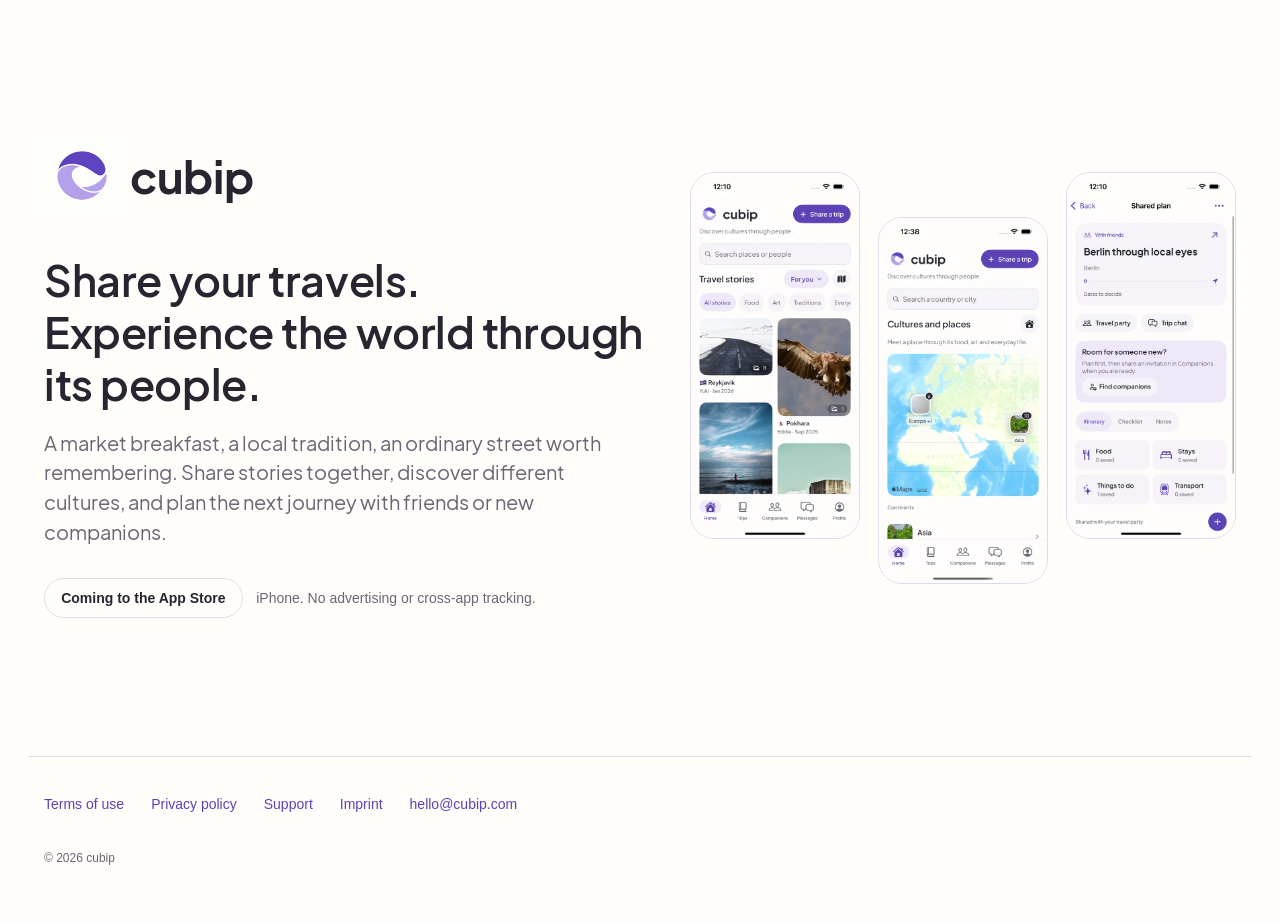
<file: index.html>
<!DOCTYPE html>
<html lang="en">
<head>
  <meta charset="utf-8">
  <meta name="referrer" content="no-referrer">
  <meta http-equiv="Content-Security-Policy" content="default-src 'self'; script-src 'none'; object-src 'none'; base-uri 'none'; form-action 'none'">
  <meta name="viewport" content="width=device-width, initial-scale=1">
  <meta name="robots" content="noindex, nofollow">
  <title>cubip</title>
  <meta name="description" content="Share the trips you have taken and discover what people found in every country and city. An iPhone app.">
  <meta property="og:title" content="cubip">
  <meta property="og:description" content="Share your travels. Experience the world through its people.">
  <meta property="og:image" content="https://cubip.com/images/1-home.webp">
  <link rel="icon" href="/images/icon.webp" type="image/webp">
  <link rel="stylesheet" href="/style.css">
</head>
<body class="home">

  <main class="landing">
    <div class="landing-text">
      <p class="wordmark"><a href="/">cubip</a></p>
      <h1 class="lede">Share your travels. Experience the world through its people.</h1>
      <p class="note">A market breakfast, a local tradition, an ordinary street worth remembering. Share stories together, discover different cultures, and plan the next journey with friends or new companions.</p>
      <p class="store-line">
        <span class="pill">Coming to the App Store</span>
        <span class="muted">iPhone. No advertising or cross-app tracking.</span>
      </p>
    </div>
    <div class="landing-phones">
      <figure class="phone">
        <img src="/images/1-home.webp" alt="The cubip home screen: a wall of photographs from trips people have taken" width="500" height="1087" loading="eager">
      </figure>
      <figure class="phone">
        <img src="/images/2-cultures.webp" alt="Explore cultures and places through the map and shared stories" width="500" height="1087" loading="lazy">
      </figure>
      <figure class="phone">
        <img src="/images/3-planning.webp" alt="A private trip plan with food, stays, activities, transport and companion recruitment" width="500" height="1087" loading="lazy">
      </figure>
    </div>
  </main>

  <footer class="site-footer">
    <ul class="links">
      <li><a href="/terms/">Terms of use</a></li>
      <li><a href="/privacy/">Privacy policy</a></li>
      <li><a href="/support/">Support</a></li>
      <li><a href="/imprint/">Imprint</a></li>
      <li><a href="mailto:hello@cubip.com">hello@cubip.com</a></li>
    </ul>
    <p class="meta">© 2026 cubip</p>
  </footer>

</body>
</html>
</file>
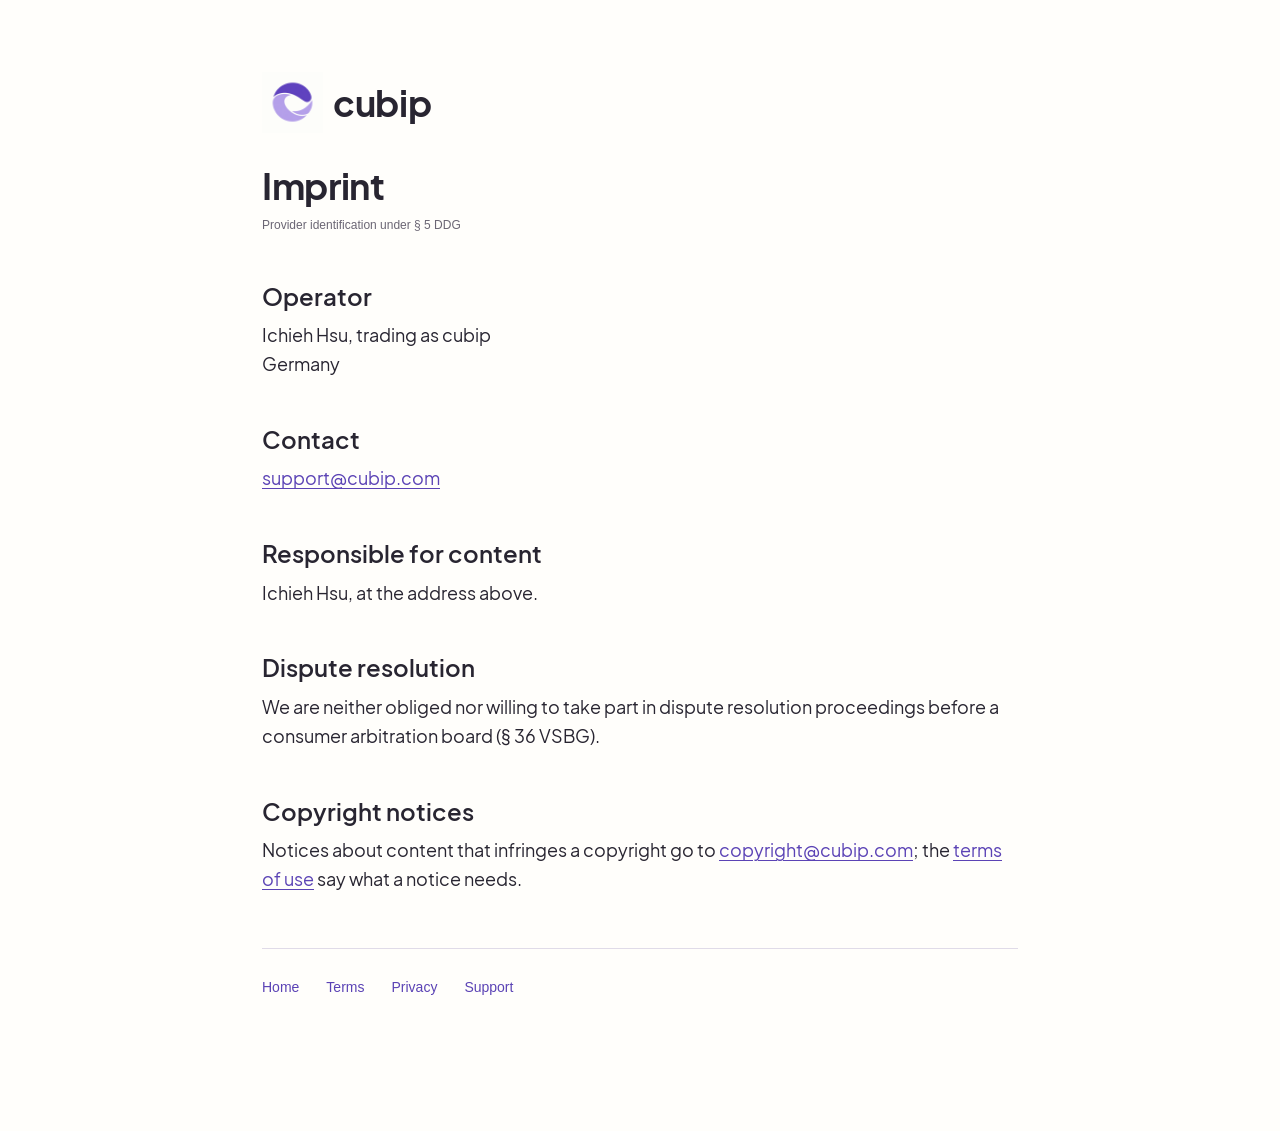
<file: imprint/index.html>
<!DOCTYPE html>
<html lang="en">
<head>
  <meta charset="utf-8">
  <meta name="referrer" content="no-referrer">
  <meta http-equiv="Content-Security-Policy" content="default-src 'self'; script-src 'none'; object-src 'none'; base-uri 'none'; form-action 'none'">
  <meta name="viewport" content="width=device-width, initial-scale=1">
  <meta name="robots" content="noindex, nofollow">
  <title>Imprint — cubip</title>
  <meta name="description" content="Who operates cubip, and how to reach them.">
  <link rel="stylesheet" href="/style.css">
</head>
<body>
  <main>
    <header>
      <p class="wordmark"><a href="/">cubip</a></p>
      <h1>Imprint</h1>
      <p class="meta">Provider identification under § 5 DDG</p>
    </header>

    <h2>Operator</h2>
    <p>Ichieh Hsu, trading as cubip<br>Germany</p>

    <h2>Contact</h2>
    <p><a href="mailto:support@cubip.com">support@cubip.com</a></p>

    <h2>Responsible for content</h2>
    <p>Ichieh Hsu, at the address above.</p>

    <h2>Dispute resolution</h2>
    <p>We are neither obliged nor willing to take part in dispute resolution proceedings before a consumer arbitration board (§ 36 VSBG).</p>

    <h2>Copyright notices</h2>
    <p>Notices about content that infringes a copyright go to <a href="mailto:copyright@cubip.com">copyright@cubip.com</a>; the <a href="/terms/#copyright">terms of use</a> say what a notice needs.</p>

    <hr>
    <footer>
      <ul class="links">
        <li><a href="/">Home</a></li>
        <li><a href="/terms/">Terms</a></li>
        <li><a href="/privacy/">Privacy</a></li>
        <li><a href="/support/">Support</a></li>
      </ul>
    </footer>
  </main>
</body>
</html>
</file>
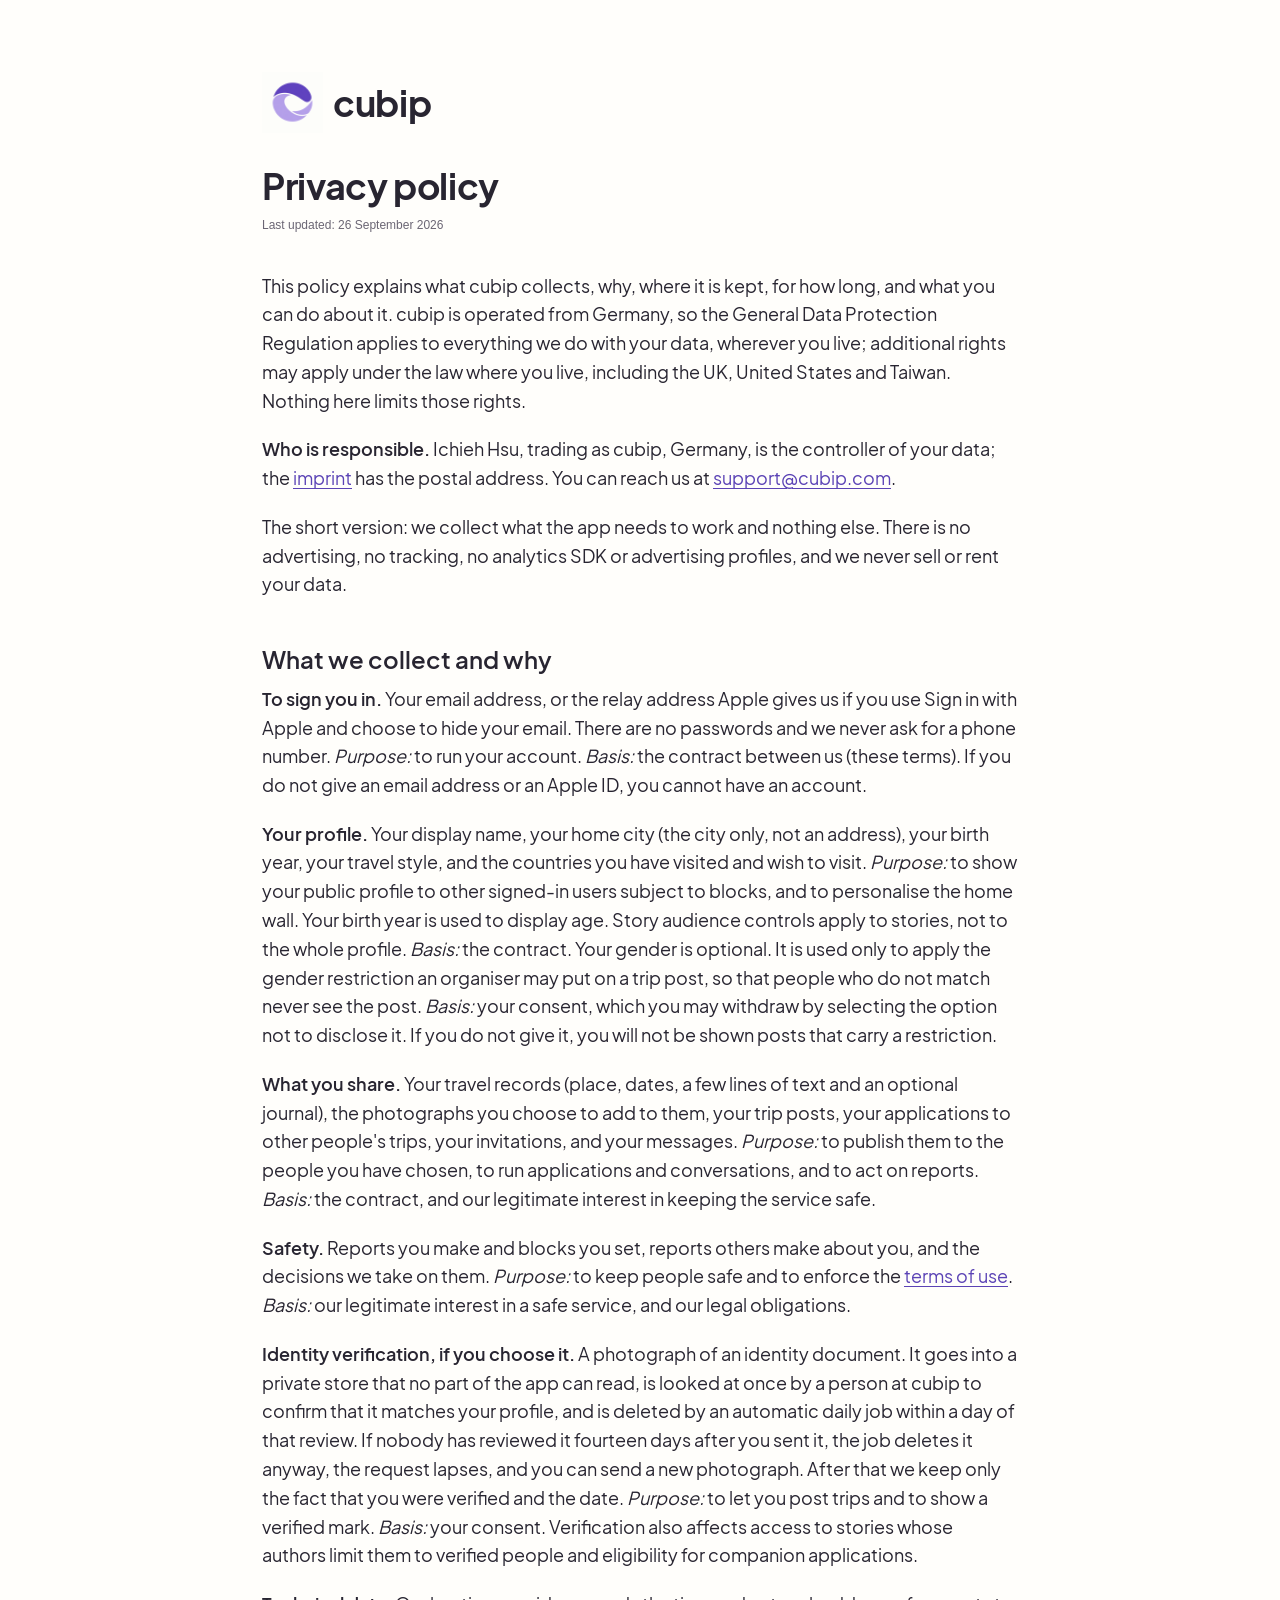
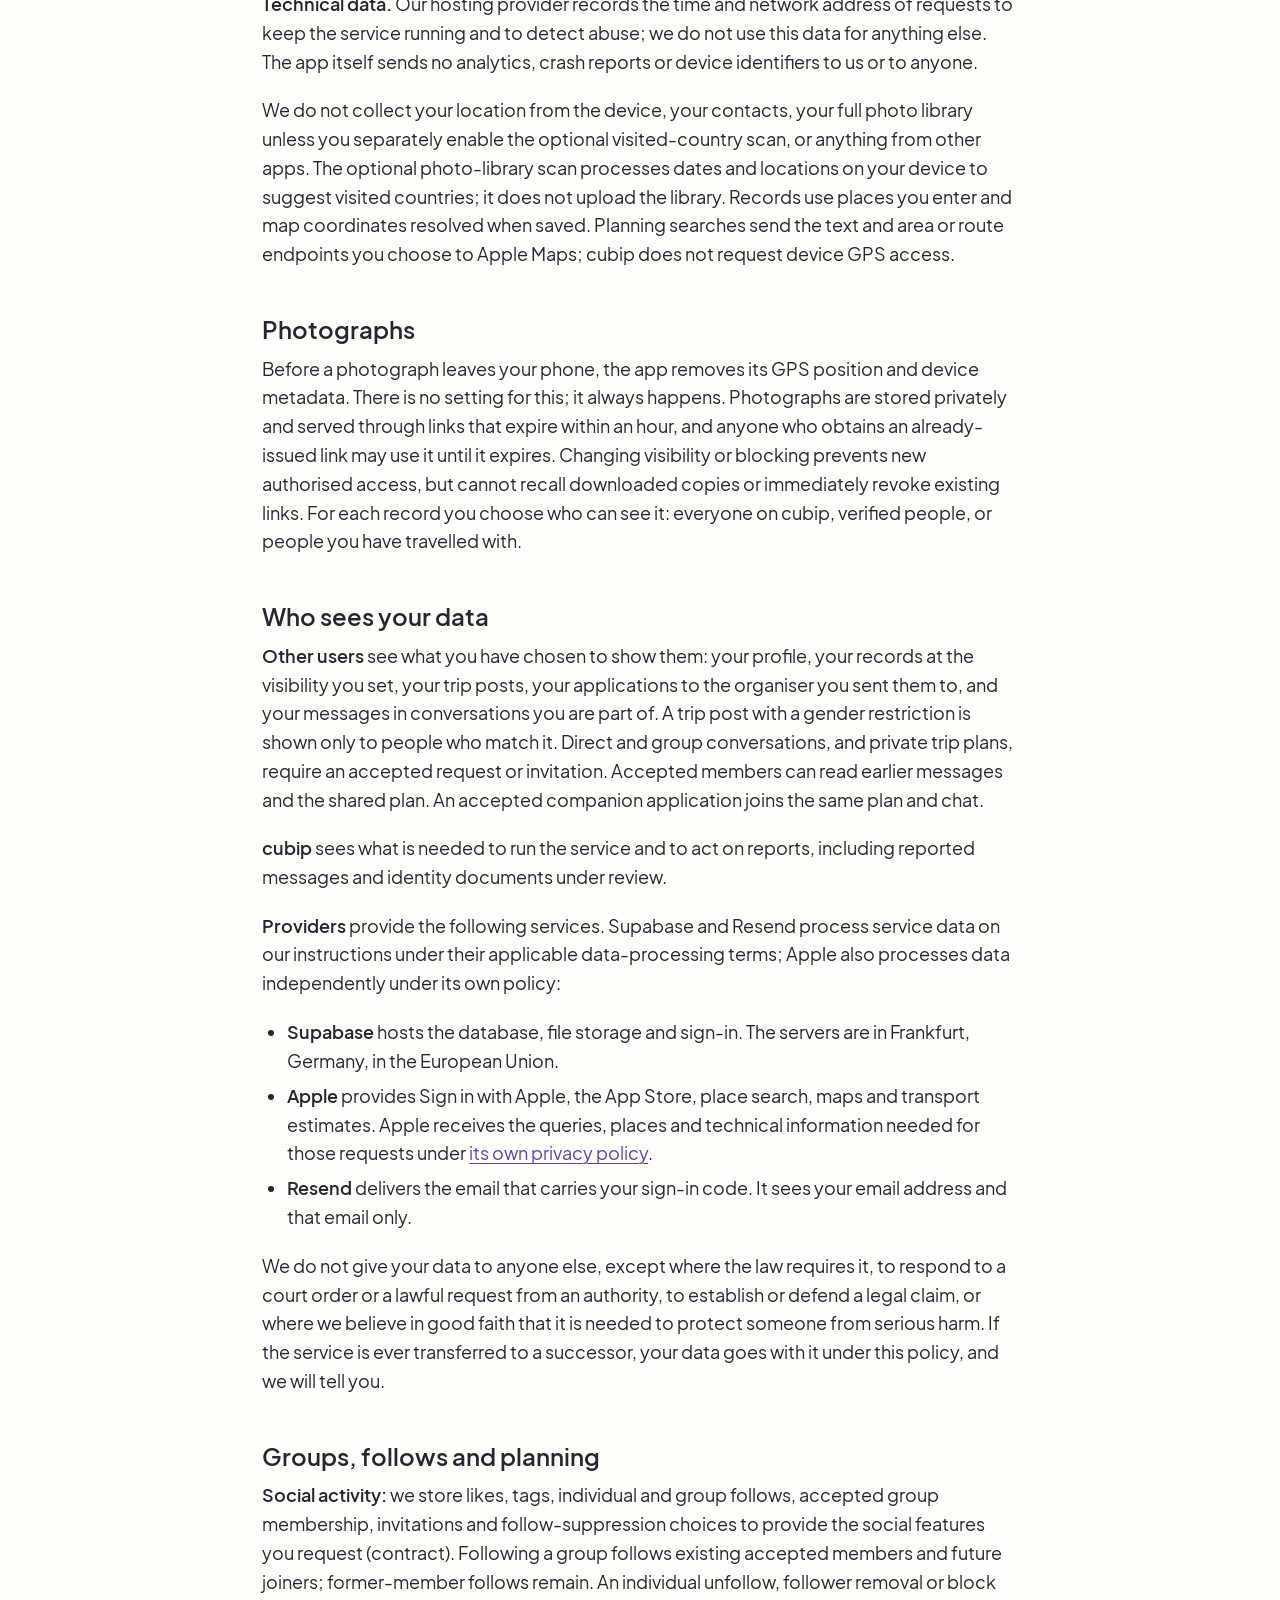
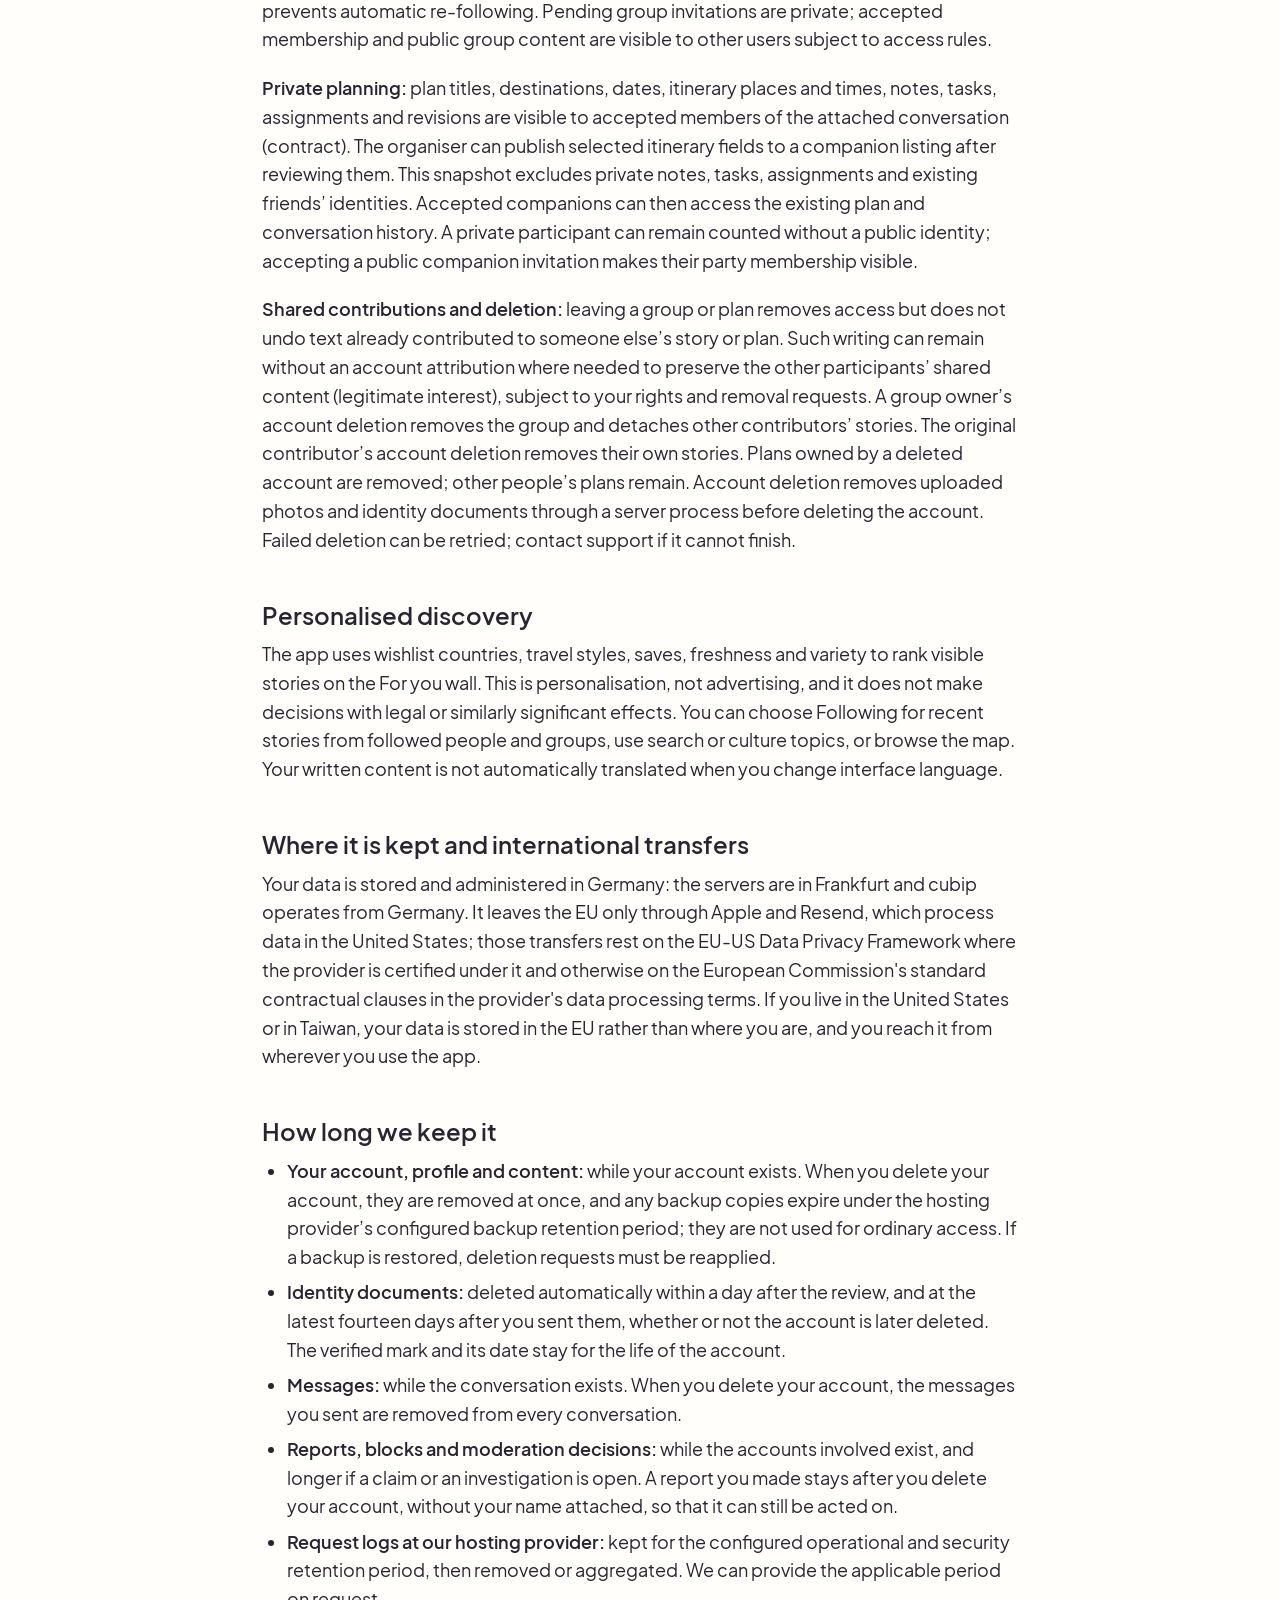
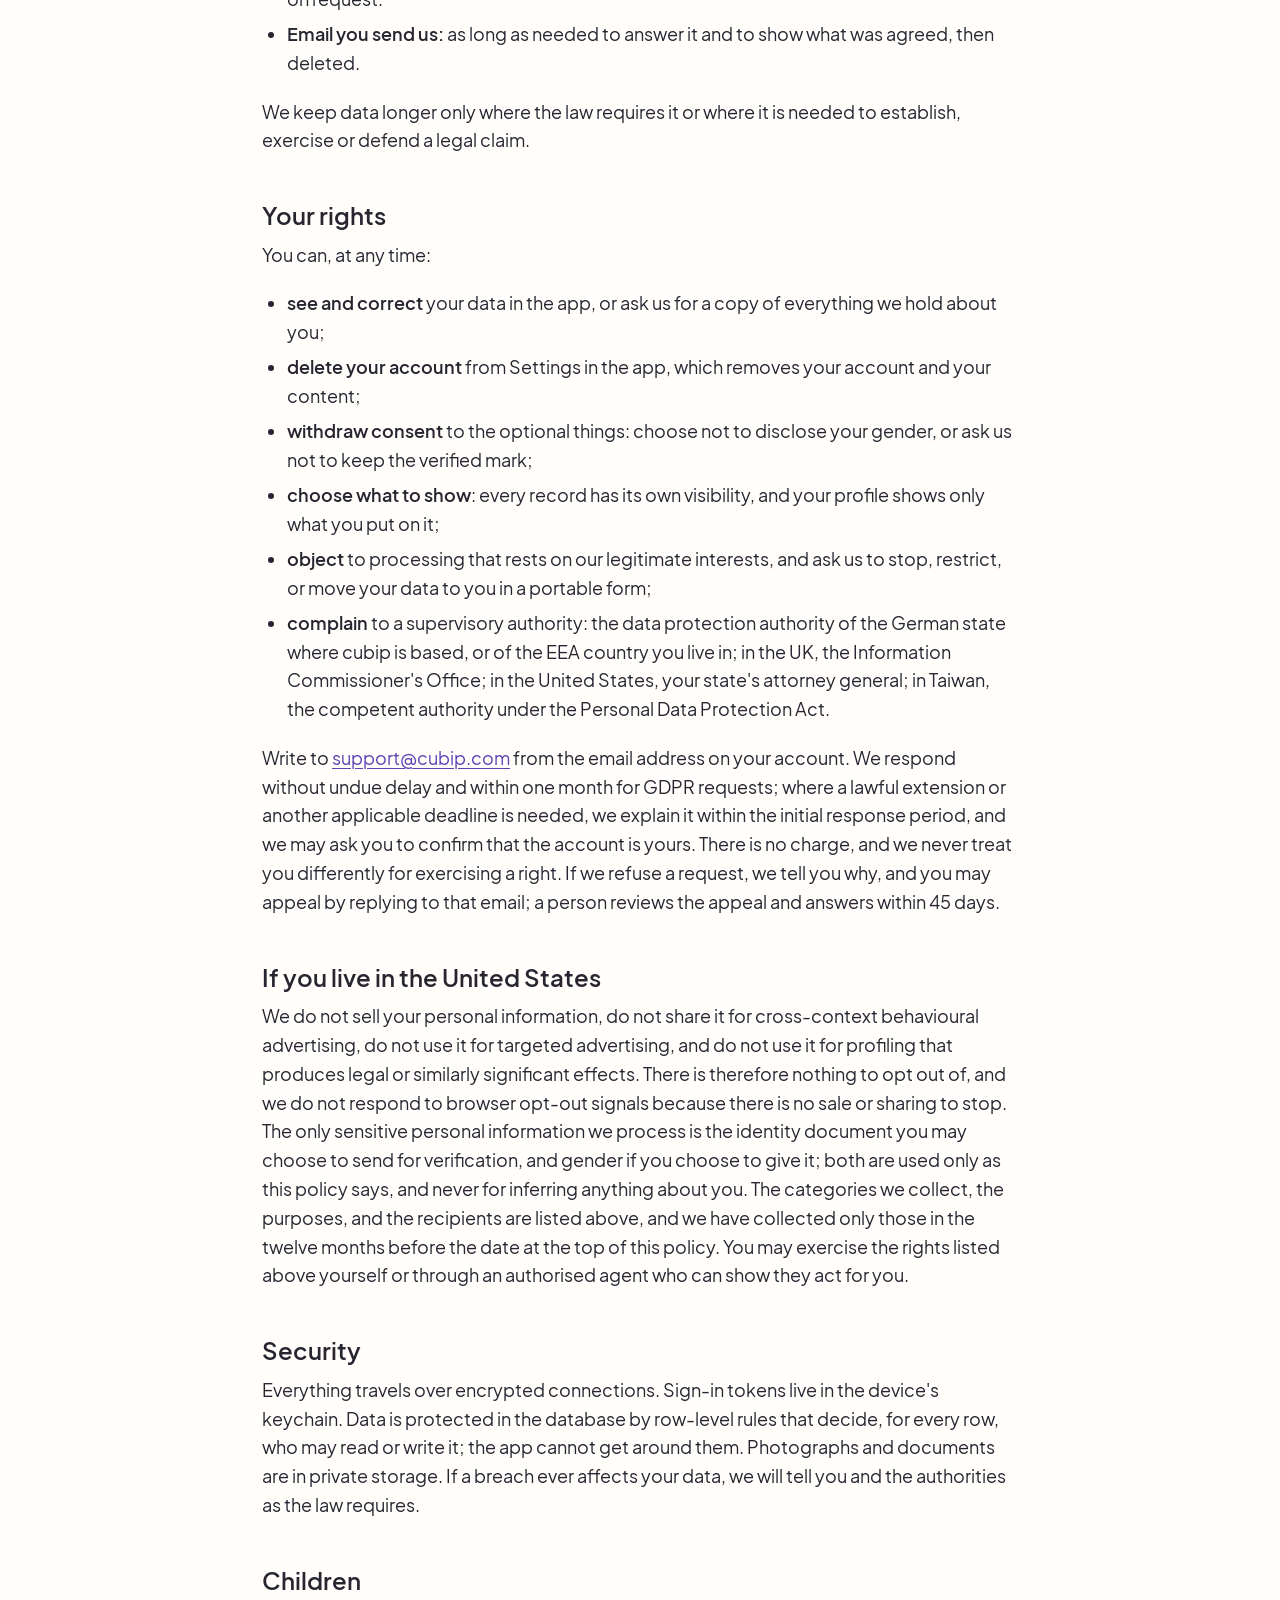
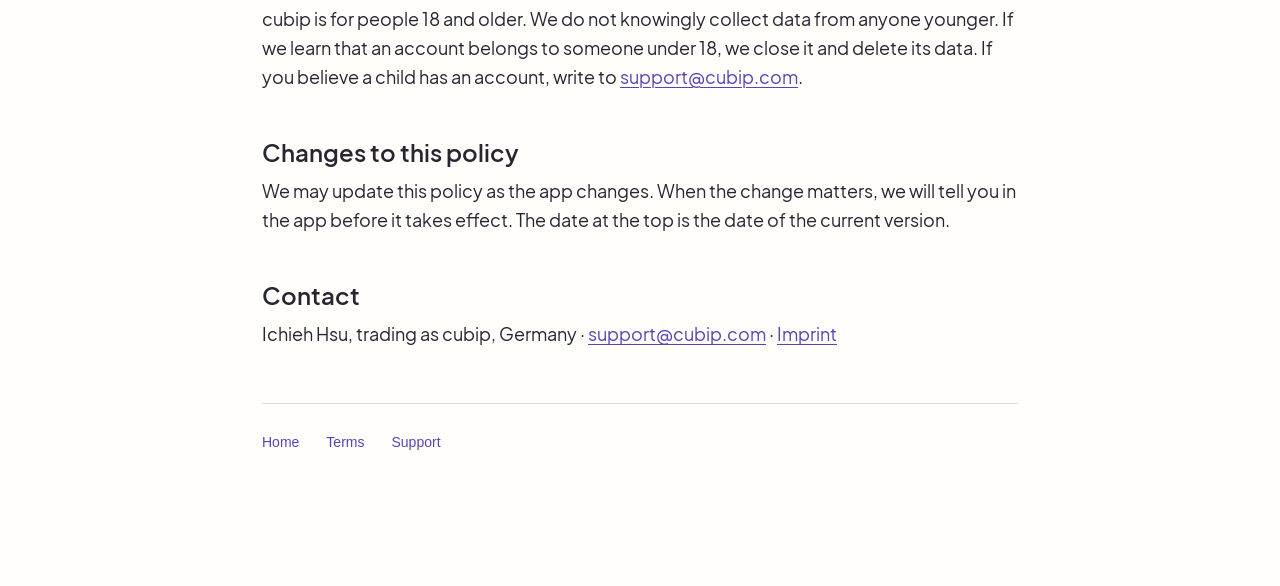
<file: privacy/index.html>
<!DOCTYPE html>
<!-- Pending legal review. Not yet read by a lawyer. -->
<html lang="en">
<head>
  <meta charset="utf-8">
  <meta name="referrer" content="no-referrer">
  <meta http-equiv="Content-Security-Policy" content="default-src 'self'; script-src 'none'; object-src 'none'; base-uri 'none'; form-action 'none'">
  <meta name="viewport" content="width=device-width, initial-scale=1">
  <meta name="robots" content="noindex, nofollow">
  <title>Privacy policy — cubip</title>
  <meta name="description" content="What cubip collects, why, where it is kept, how long, and what you can do about it.">
  <link rel="stylesheet" href="/style.css">
</head>
<body>
  <main>
    <header>
      <p class="wordmark"><a href="/">cubip</a></p>
      <h1>Privacy policy</h1>
      <p class="meta">Last updated: 26 September 2026</p>
    </header>

    <p>This policy explains what cubip collects, why, where it is kept, for how long, and what you can do about it. cubip is operated from Germany, so the General Data Protection Regulation applies to everything we do with your data, wherever you live; additional rights may apply under the law where you live, including the UK, United States and Taiwan. Nothing here limits those rights.</p>
    <p><strong>Who is responsible.</strong> Ichieh Hsu, trading as cubip, Germany, is the controller of your data; the <a href="/imprint/">imprint</a> has the postal address. You can reach us at <a href="mailto:support@cubip.com">support@cubip.com</a>.</p>
    <p>The short version: we collect what the app needs to work and nothing else. There is no advertising, no tracking, no analytics SDK or advertising profiles, and we never sell or rent your data.</p>

    <h2 id="what">What we collect and why</h2>
    <p><strong>To sign you in.</strong> Your email address, or the relay address Apple gives us if you use Sign in with Apple and choose to hide your email. There are no passwords and we never ask for a phone number. <em>Purpose:</em> to run your account. <em>Basis:</em> the contract between us (these terms). If you do not give an email address or an Apple ID, you cannot have an account.</p>
    <p><strong>Your profile.</strong> Your display name, your home city (the city only, not an address), your birth year, your travel style, and the countries you have visited and wish to visit. <em>Purpose:</em> to show your public profile to other signed-in users subject to blocks, and to personalise the home wall. Your birth year is used to display age. Story audience controls apply to stories, not to the whole profile. <em>Basis:</em> the contract. Your gender is optional. It is used only to apply the gender restriction an organiser may put on a trip post, so that people who do not match never see the post. <em>Basis:</em> your consent, which you may withdraw by selecting the option not to disclose it. If you do not give it, you will not be shown posts that carry a restriction.</p>
    <p><strong>What you share.</strong> Your travel records (place, dates, a few lines of text and an optional journal), the photographs you choose to add to them, your trip posts, your applications to other people's trips, your invitations, and your messages. <em>Purpose:</em> to publish them to the people you have chosen, to run applications and conversations, and to act on reports. <em>Basis:</em> the contract, and our legitimate interest in keeping the service safe.</p>
    <p><strong>Safety.</strong> Reports you make and blocks you set, reports others make about you, and the decisions we take on them. <em>Purpose:</em> to keep people safe and to enforce the <a href="/terms/">terms of use</a>. <em>Basis:</em> our legitimate interest in a safe service, and our legal obligations.</p>
    <p><strong>Identity verification, if you choose it.</strong> A photograph of an identity document. It goes into a private store that no part of the app can read, is looked at once by a person at cubip to confirm that it matches your profile, and is deleted by an automatic daily job within a day of that review. If nobody has reviewed it fourteen days after you sent it, the job deletes it anyway, the request lapses, and you can send a new photograph. After that we keep only the fact that you were verified and the date. <em>Purpose:</em> to let you post trips and to show a verified mark. <em>Basis:</em> your consent. Verification also affects access to stories whose authors limit them to verified people and eligibility for companion applications.</p>
    <p><strong>Technical data.</strong> Our hosting provider records the time and network address of requests to keep the service running and to detect abuse; we do not use this data for anything else. The app itself sends no analytics, crash reports or device identifiers to us or to anyone.</p>
    <p>We do not collect your location from the device, your contacts, your full photo library unless you separately enable the optional visited-country scan, or anything from other apps. The optional photo-library scan processes dates and locations on your device to suggest visited countries; it does not upload the library. Records use places you enter and map coordinates resolved when saved. Planning searches send the text and area or route endpoints you choose to Apple Maps; cubip does not request device GPS access.</p>

    <h2 id="photos">Photographs</h2>
    <p>Before a photograph leaves your phone, the app removes its GPS position and device metadata. There is no setting for this; it always happens. Photographs are stored privately and served through links that expire within an hour, and anyone who obtains an already-issued link may use it until it expires. Changing visibility or blocking prevents new authorised access, but cannot recall downloaded copies or immediately revoke existing links. For each record you choose who can see it: everyone on cubip, verified people, or people you have travelled with.</p>

    <h2 id="who-sees">Who sees your data</h2>
    <p><strong>Other users</strong> see what you have chosen to show them: your profile, your records at the visibility you set, your trip posts, your applications to the organiser you sent them to, and your messages in conversations you are part of. A trip post with a gender restriction is shown only to people who match it. Direct and group conversations, and private trip plans, require an accepted request or invitation. Accepted members can read earlier messages and the shared plan. An accepted companion application joins the same plan and chat.</p>
    <p><strong>cubip</strong> sees what is needed to run the service and to act on reports, including reported messages and identity documents under review.</p>
    <p><strong>Providers</strong> provide the following services. Supabase and Resend process service data on our instructions under their applicable data-processing terms; Apple also processes data independently under its own policy:</p>
    <ul>
      <li><strong>Supabase</strong> hosts the database, file storage and sign-in. The servers are in Frankfurt, Germany, in the European Union.</li>
      <li><strong>Apple</strong> provides Sign in with Apple, the App Store, place search, maps and transport estimates. Apple receives the queries, places and technical information needed for those requests under <a href="https://www.apple.com/legal/privacy/">its own privacy policy</a>.</li>
      <li><strong>Resend</strong> delivers the email that carries your sign-in code. It sees your email address and that email only.</li>
    </ul>
    <p>We do not give your data to anyone else, except where the law requires it, to respond to a court order or a lawful request from an authority, to establish or defend a legal claim, or where we believe in good faith that it is needed to protect someone from serious harm. If the service is ever transferred to a successor, your data goes with it under this policy, and we will tell you.</p>

    <h2 id="social-planning">Groups, follows and planning</h2>
    <p><strong>Social activity:</strong> we store likes, tags, individual and group follows, accepted group membership, invitations and follow-suppression choices to provide the social features you request (contract). Following a group follows existing accepted members and future joiners; former-member follows remain. An individual unfollow, follower removal or block prevents automatic re-following. Pending group invitations are private; accepted membership and public group content are visible to other users subject to access rules.</p>
    <p><strong>Private planning:</strong> plan titles, destinations, dates, itinerary places and times, notes, tasks, assignments and revisions are visible to accepted members of the attached conversation (contract). The organiser can publish selected itinerary fields to a companion listing after reviewing them. This snapshot excludes private notes, tasks, assignments and existing friends’ identities. Accepted companions can then access the existing plan and conversation history. A private participant can remain counted without a public identity; accepting a public companion invitation makes their party membership visible.</p>
    <p><strong>Shared contributions and deletion:</strong> leaving a group or plan removes access but does not undo text already contributed to someone else’s story or plan. Such writing can remain without an account attribution where needed to preserve the other participants’ shared content (legitimate interest), subject to your rights and removal requests. A group owner’s account deletion removes the group and detaches other contributors’ stories. The original contributor’s account deletion removes their own stories. Plans owned by a deleted account are removed; other people’s plans remain. Account deletion removes uploaded photos and identity documents through a server process before deleting the account. Failed deletion can be retried; contact support if it cannot finish.</p>

    <h2 id="recommendations">Personalised discovery</h2>
    <p>The app uses wishlist countries, travel styles, saves, freshness and variety to rank visible stories on the For you wall. This is personalisation, not advertising, and it does not make decisions with legal or similarly significant effects. You can choose Following for recent stories from followed people and groups, use search or culture topics, or browse the map. Your written content is not automatically translated when you change interface language.</p>

    <h2 id="where">Where it is kept and international transfers</h2>
    <p>Your data is stored and administered in Germany: the servers are in Frankfurt and cubip operates from Germany. It leaves the EU only through Apple and Resend, which process data in the United States; those transfers rest on the EU-US Data Privacy Framework where the provider is certified under it and otherwise on the European Commission's standard contractual clauses in the provider's data processing terms. If you live in the United States or in Taiwan, your data is stored in the EU rather than where you are, and you reach it from wherever you use the app.</p>

    <h2 id="how-long">How long we keep it</h2>
    <ul>
      <li><strong>Your account, profile and content:</strong> while your account exists. When you delete your account, they are removed at once, and any backup copies expire under the hosting provider’s configured backup retention period; they are not used for ordinary access. If a backup is restored, deletion requests must be reapplied.</li>
      <li><strong>Identity documents:</strong> deleted automatically within a day after the review, and at the latest fourteen days after you sent them, whether or not the account is later deleted. The verified mark and its date stay for the life of the account.</li>
      <li><strong>Messages:</strong> while the conversation exists. When you delete your account, the messages you sent are removed from every conversation.</li>
      <li><strong>Reports, blocks and moderation decisions:</strong> while the accounts involved exist, and longer if a claim or an investigation is open. A report you made stays after you delete your account, without your name attached, so that it can still be acted on.</li>
      <li><strong>Request logs at our hosting provider:</strong> kept for the configured operational and security retention period, then removed or aggregated. We can provide the applicable period on request.</li>
      <li><strong>Email you send us:</strong> as long as needed to answer it and to show what was agreed, then deleted.</li>
    </ul>
    <p>We keep data longer only where the law requires it or where it is needed to establish, exercise or defend a legal claim.</p>

    <h2 id="rights">Your rights</h2>
    <p>You can, at any time:</p>
    <ul>
      <li><strong>see and correct</strong> your data in the app, or ask us for a copy of everything we hold about you;</li>
      <li><strong>delete your account</strong> from Settings in the app, which removes your account and your content;</li>
      <li><strong>withdraw consent</strong> to the optional things: choose not to disclose your gender, or ask us not to keep the verified mark;</li>
      <li><strong>choose what to show</strong>: every record has its own visibility, and your profile shows only what you put on it;</li>
      <li><strong>object</strong> to processing that rests on our legitimate interests, and ask us to stop, restrict, or move your data to you in a portable form;</li>
      <li><strong>complain</strong> to a supervisory authority: the data protection authority of the German state where cubip is based, or of the EEA country you live in; in the UK, the Information Commissioner's Office; in the United States, your state's attorney general; in Taiwan, the competent authority under the Personal Data Protection Act.</li>
    </ul>
    <p>Write to <a href="mailto:support@cubip.com">support@cubip.com</a> from the email address on your account. We respond without undue delay and within one month for GDPR requests; where a lawful extension or another applicable deadline is needed, we explain it within the initial response period, and we may ask you to confirm that the account is yours. There is no charge, and we never treat you differently for exercising a right. If we refuse a request, we tell you why, and you may appeal by replying to that email; a person reviews the appeal and answers within 45 days.</p>

    <h2 id="us">If you live in the United States</h2>
    <p>We do not sell your personal information, do not share it for cross-context behavioural advertising, do not use it for targeted advertising, and do not use it for profiling that produces legal or similarly significant effects. There is therefore nothing to opt out of, and we do not respond to browser opt-out signals because there is no sale or sharing to stop. The only sensitive personal information we process is the identity document you may choose to send for verification, and gender if you choose to give it; both are used only as this policy says, and never for inferring anything about you. The categories we collect, the purposes, and the recipients are listed above, and we have collected only those in the twelve months before the date at the top of this policy. You may exercise the rights listed above yourself or through an authorised agent who can show they act for you.</p>

    <h2 id="security">Security</h2>
    <p>Everything travels over encrypted connections. Sign-in tokens live in the device's keychain. Data is protected in the database by row-level rules that decide, for every row, who may read or write it; the app cannot get around them. Photographs and documents are in private storage. If a breach ever affects your data, we will tell you and the authorities as the law requires.</p>

    <h2 id="children">Children</h2>
    <p>cubip is for people 18 and older. We do not knowingly collect data from anyone younger. If we learn that an account belongs to someone under 18, we close it and delete its data. If you believe a child has an account, write to <a href="mailto:support@cubip.com">support@cubip.com</a>.</p>

    <h2 id="changes">Changes to this policy</h2>
    <p>We may update this policy as the app changes. When the change matters, we will tell you in the app before it takes effect. The date at the top is the date of the current version.</p>

    <h2 id="contact">Contact</h2>
    <p>Ichieh Hsu, trading as cubip, Germany · <a href="mailto:support@cubip.com">support@cubip.com</a> · <a href="/imprint/">Imprint</a></p>

    <hr>
    <footer>
      <ul class="links">
        <li><a href="/">Home</a></li>
        <li><a href="/terms/">Terms</a></li>
        <li><a href="/support/">Support</a></li>
      </ul>
    </footer>
  </main>
</body>
</html>
</file>
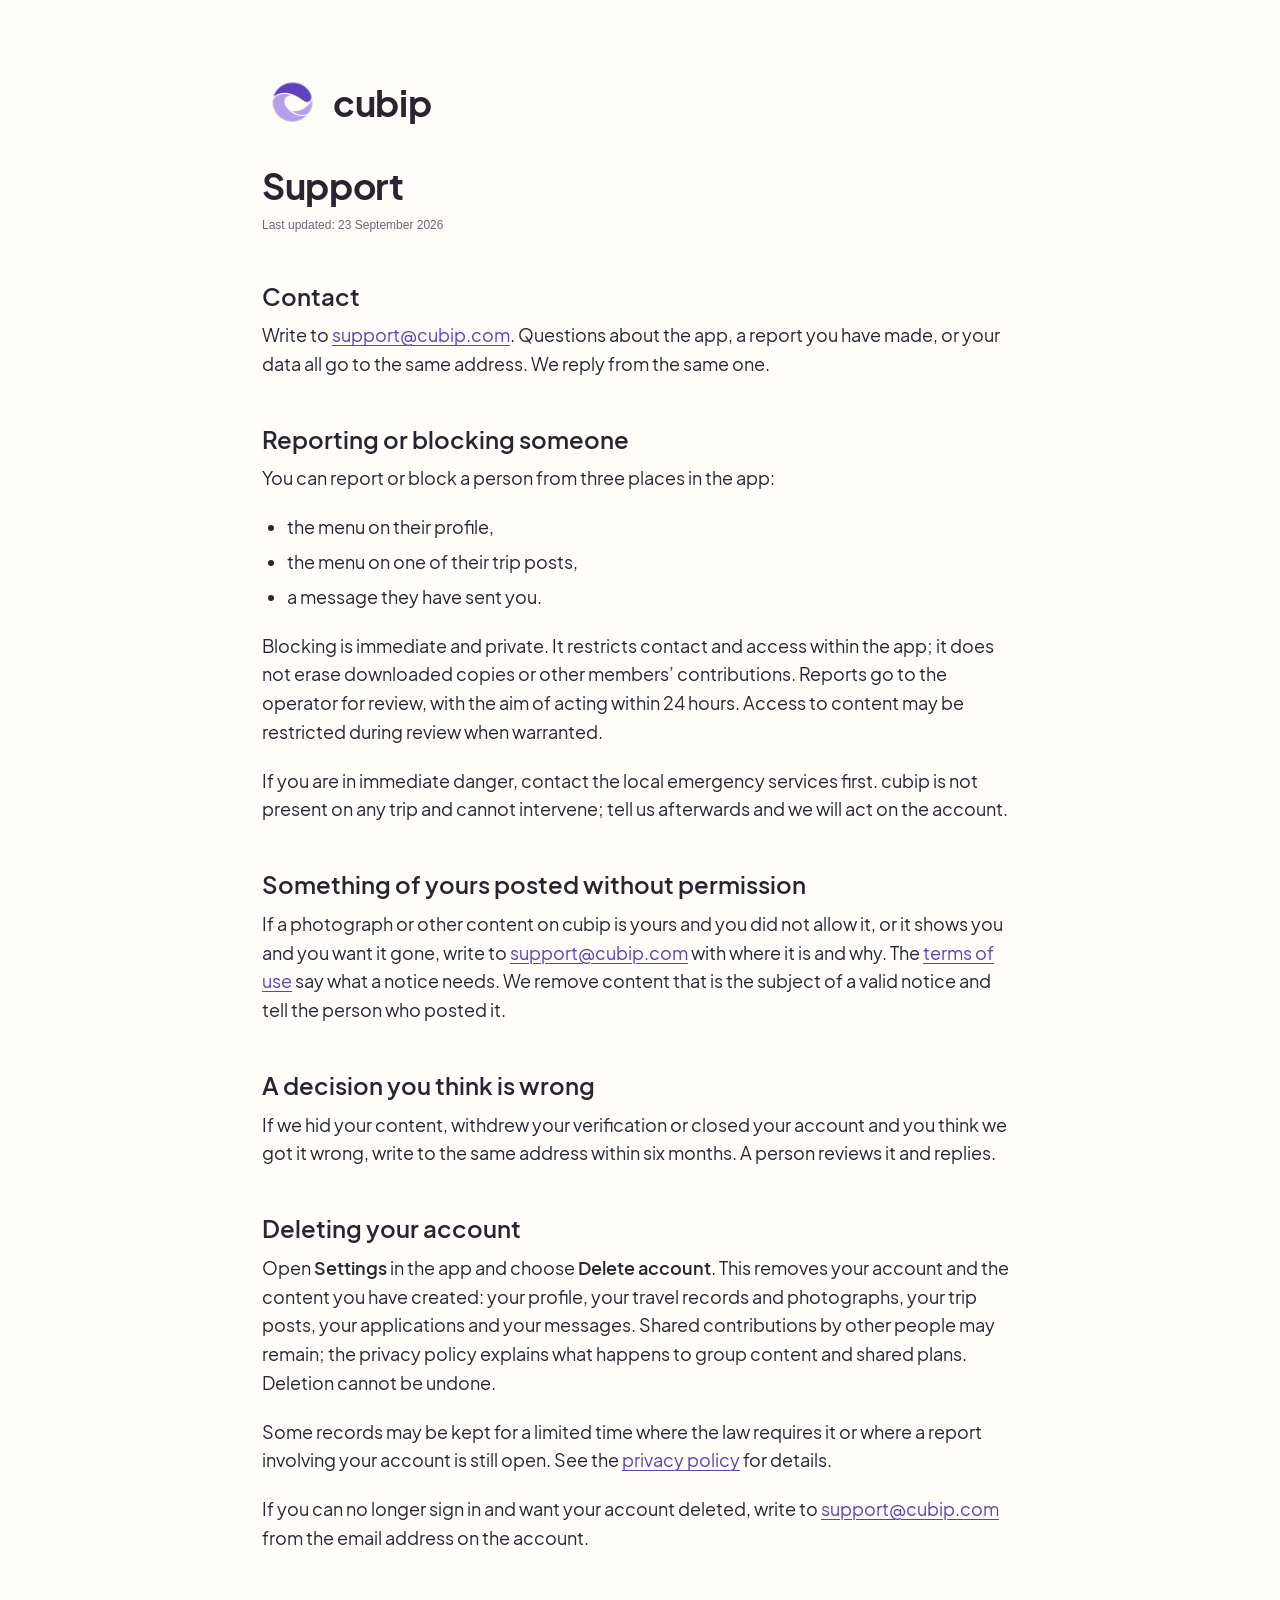
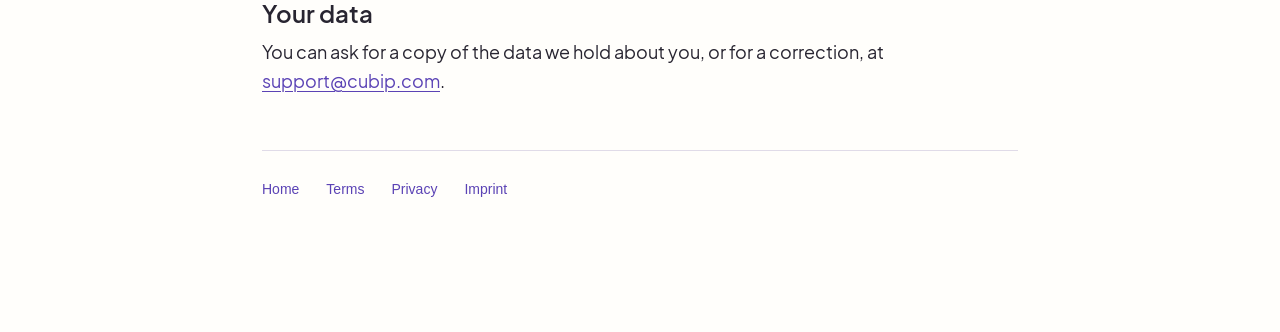
<file: support/index.html>
<!DOCTYPE html>
<html lang="en">
<head>
  <meta charset="utf-8">
  <meta name="referrer" content="no-referrer">
  <meta http-equiv="Content-Security-Policy" content="default-src 'self'; script-src 'none'; object-src 'none'; base-uri 'none'; form-action 'none'">
  <meta name="viewport" content="width=device-width, initial-scale=1">
  <meta name="robots" content="noindex, nofollow">
  <title>Support — cubip</title>
  <meta name="description" content="How to reach cubip, how to report or block someone, and how to delete your account.">
  <link rel="stylesheet" href="/style.css">
</head>
<body>
  <main>
    <header>
      <p class="wordmark"><a href="/">cubip</a></p>
      <h1>Support</h1>
      <p class="meta">Last updated: 23 September 2026</p>
    </header>

    <h2>Contact</h2>
    <p>Write to <a href="mailto:support@cubip.com">support@cubip.com</a>. Questions about the app, a report you have made, or your data all go to the same address. We reply from the same one.</p>

    <h2>Reporting or blocking someone</h2>
    <p>You can report or block a person from three places in the app:</p>
    <ul>
      <li>the menu on their profile,</li>
      <li>the menu on one of their trip posts,</li>
      <li>a message they have sent you.</li>
    </ul>
    <p>Blocking is immediate and private. It restricts contact and access within the app; it does not erase downloaded copies or other members’ contributions. Reports go to the operator for review, with the aim of acting within 24 hours. Access to content may be restricted during review when warranted.</p>
    <p>If you are in immediate danger, contact the local emergency services first. cubip is not present on any trip and cannot intervene; tell us afterwards and we will act on the account.</p>

    <h2>Something of yours posted without permission</h2>
    <p>If a photograph or other content on cubip is yours and you did not allow it, or it shows you and you want it gone, write to <a href="mailto:support@cubip.com">support@cubip.com</a> with where it is and why. The <a href="/terms/#copyright">terms of use</a> say what a notice needs. We remove content that is the subject of a valid notice and tell the person who posted it.</p>

    <h2>A decision you think is wrong</h2>
    <p>If we hid your content, withdrew your verification or closed your account and you think we got it wrong, write to the same address within six months. A person reviews it and replies.</p>

    <h2>Deleting your account</h2>
    <p>Open <strong>Settings</strong> in the app and choose <strong>Delete account</strong>. This removes your account and the content you have created: your profile, your travel records and photographs, your trip posts, your applications and your messages. Shared contributions by other people may remain; the privacy policy explains what happens to group content and shared plans. Deletion cannot be undone.</p>
    <p>Some records may be kept for a limited time where the law requires it or where a report involving your account is still open. See the <a href="/privacy/">privacy policy</a> for details.</p>
    <p>If you can no longer sign in and want your account deleted, write to <a href="mailto:support@cubip.com">support@cubip.com</a> from the email address on the account.</p>

    <h2>Your data</h2>
    <p>You can ask for a copy of the data we hold about you, or for a correction, at <a href="mailto:support@cubip.com">support@cubip.com</a>.</p>

    <hr>
    <footer>
      <ul class="links">
        <li><a href="/">Home</a></li>
        <li><a href="/terms/">Terms</a></li>
        <li><a href="/privacy/">Privacy</a></li>
        <li><a href="/imprint/">Imprint</a></li>
      </ul>
    </footer>
  </main>
</body>
</html>
</file>
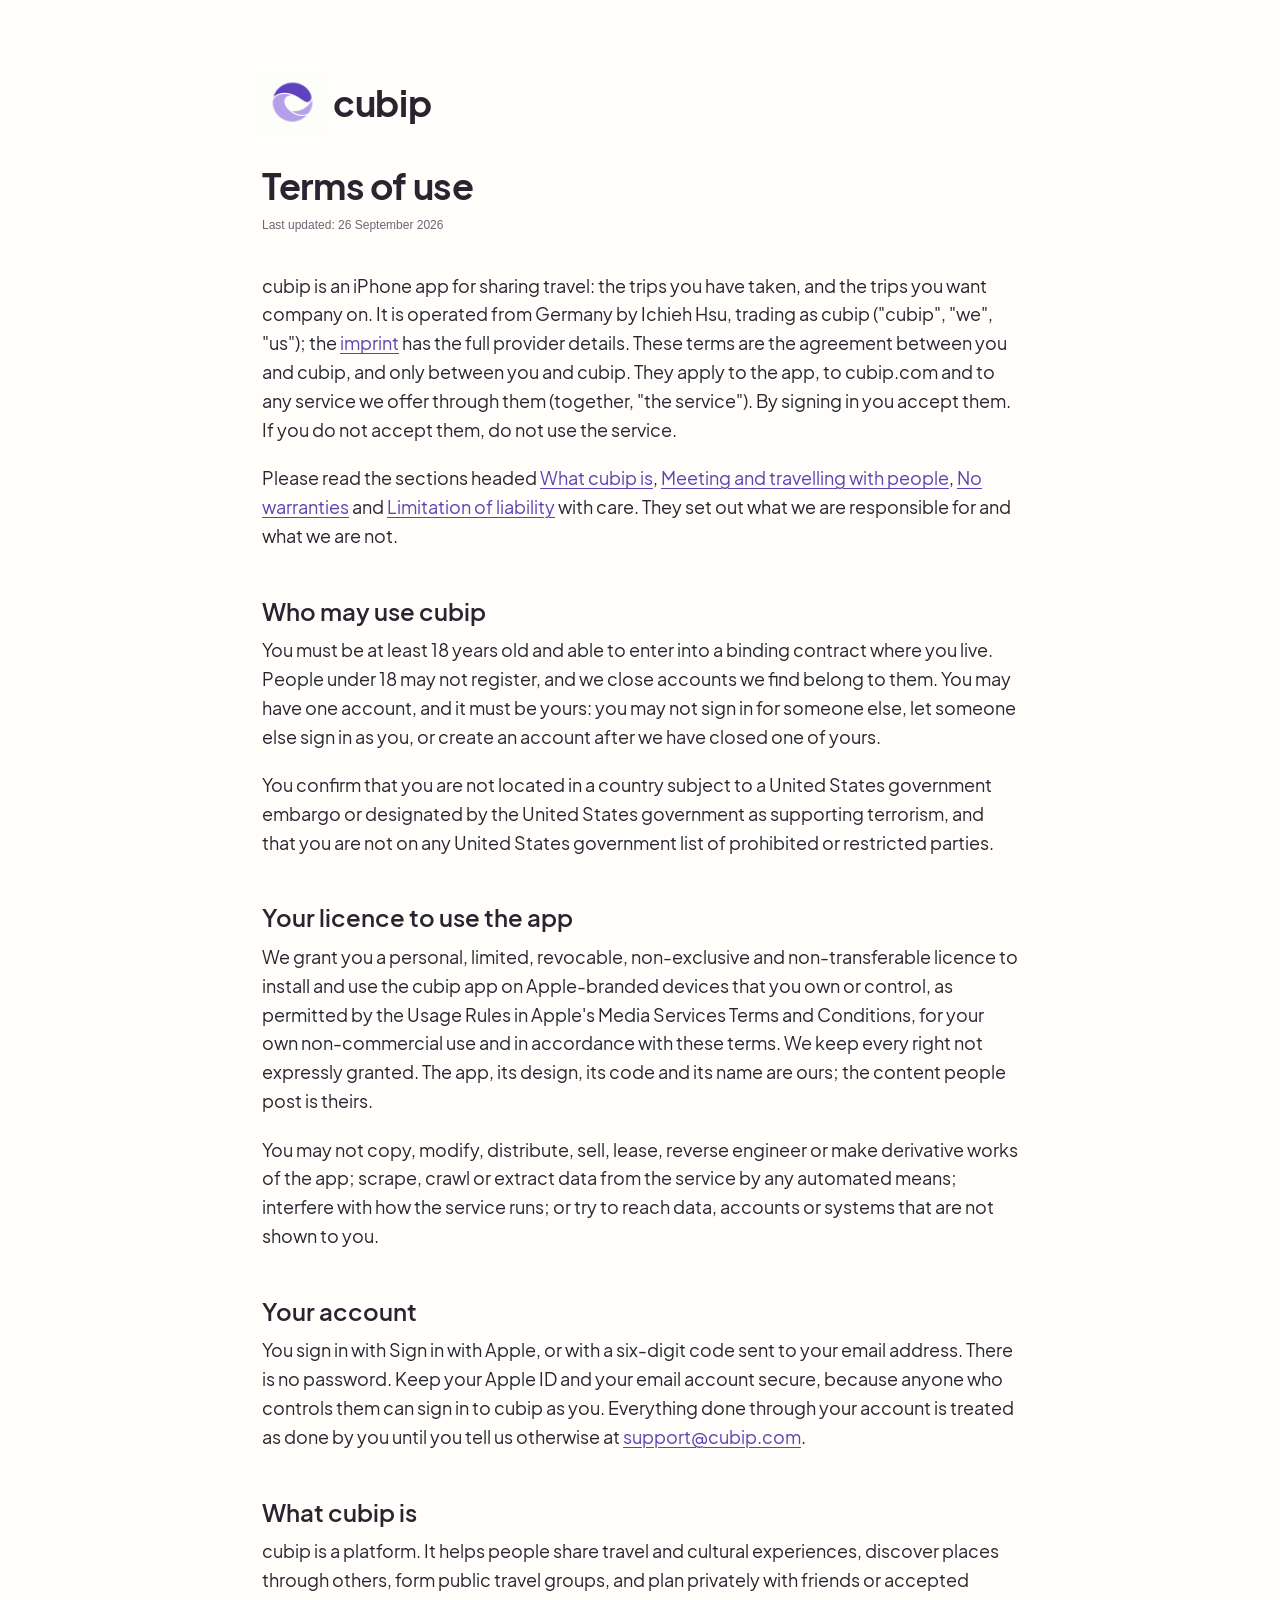
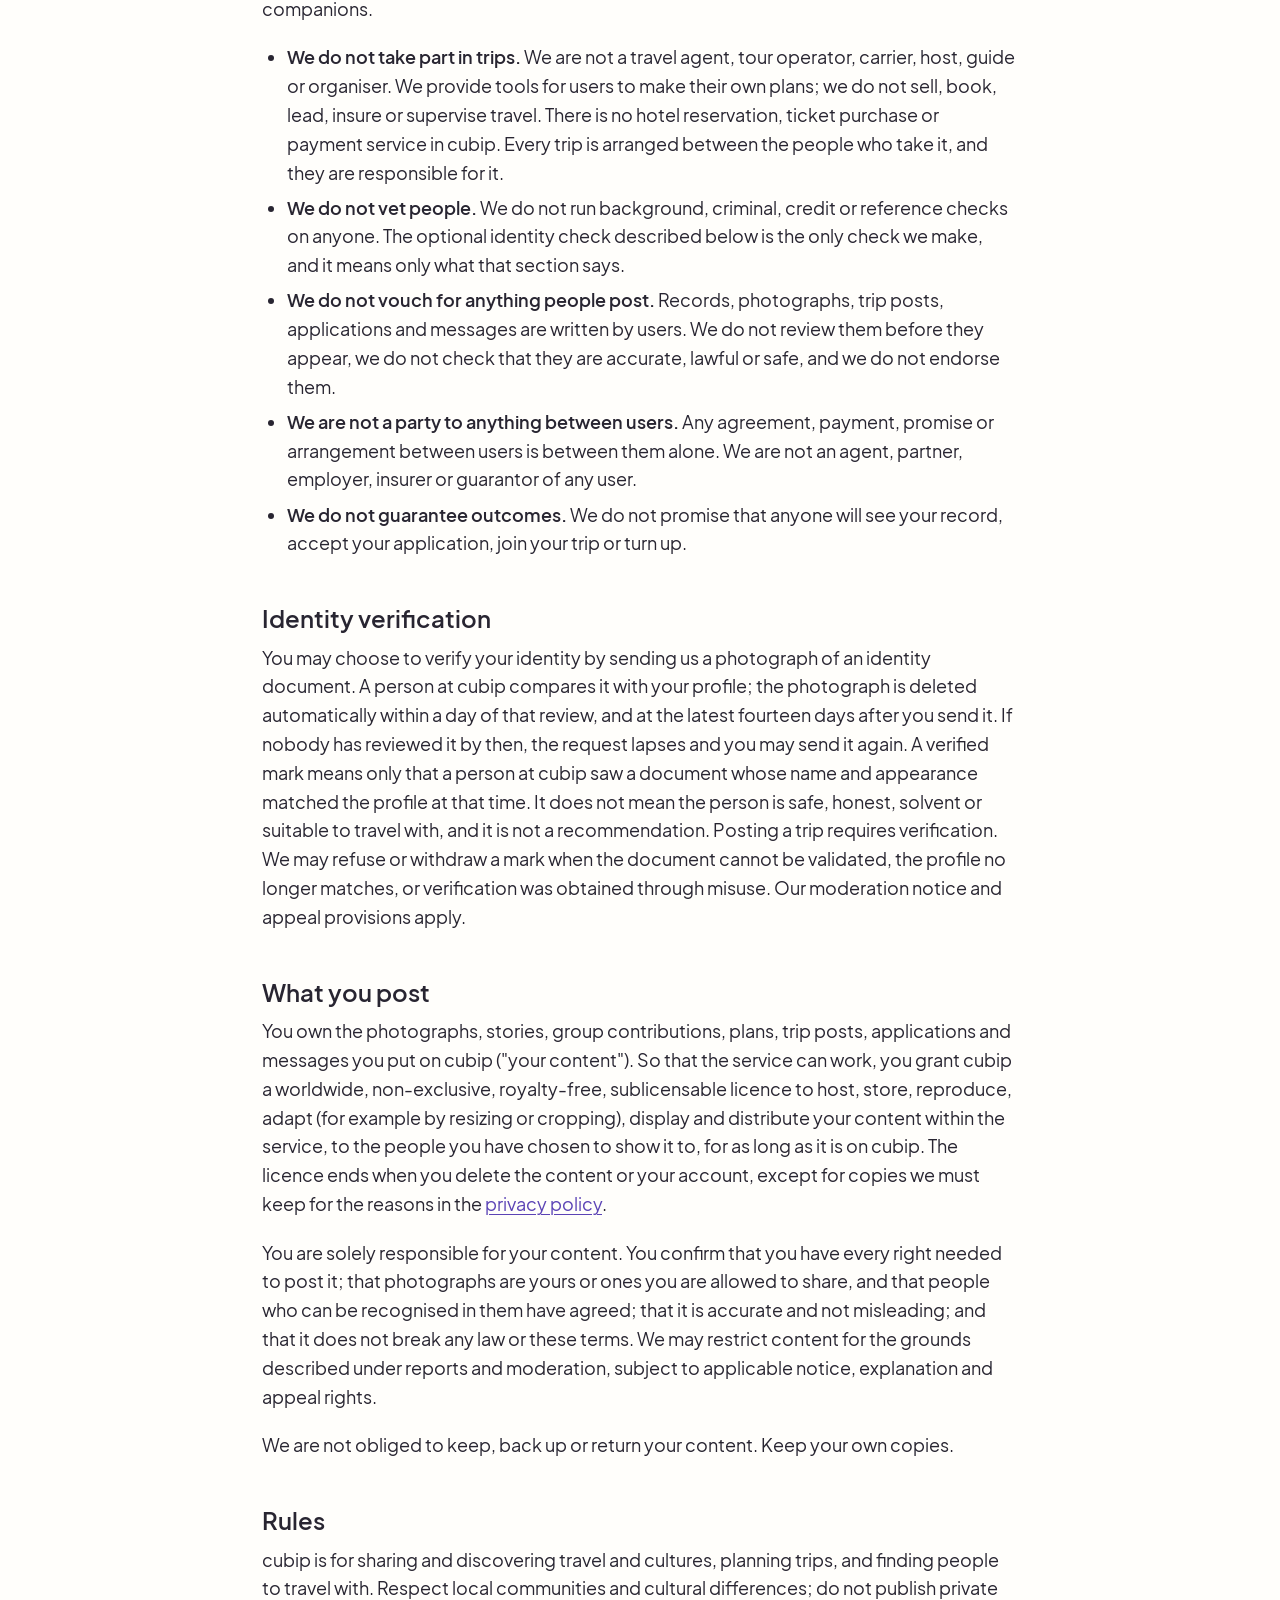
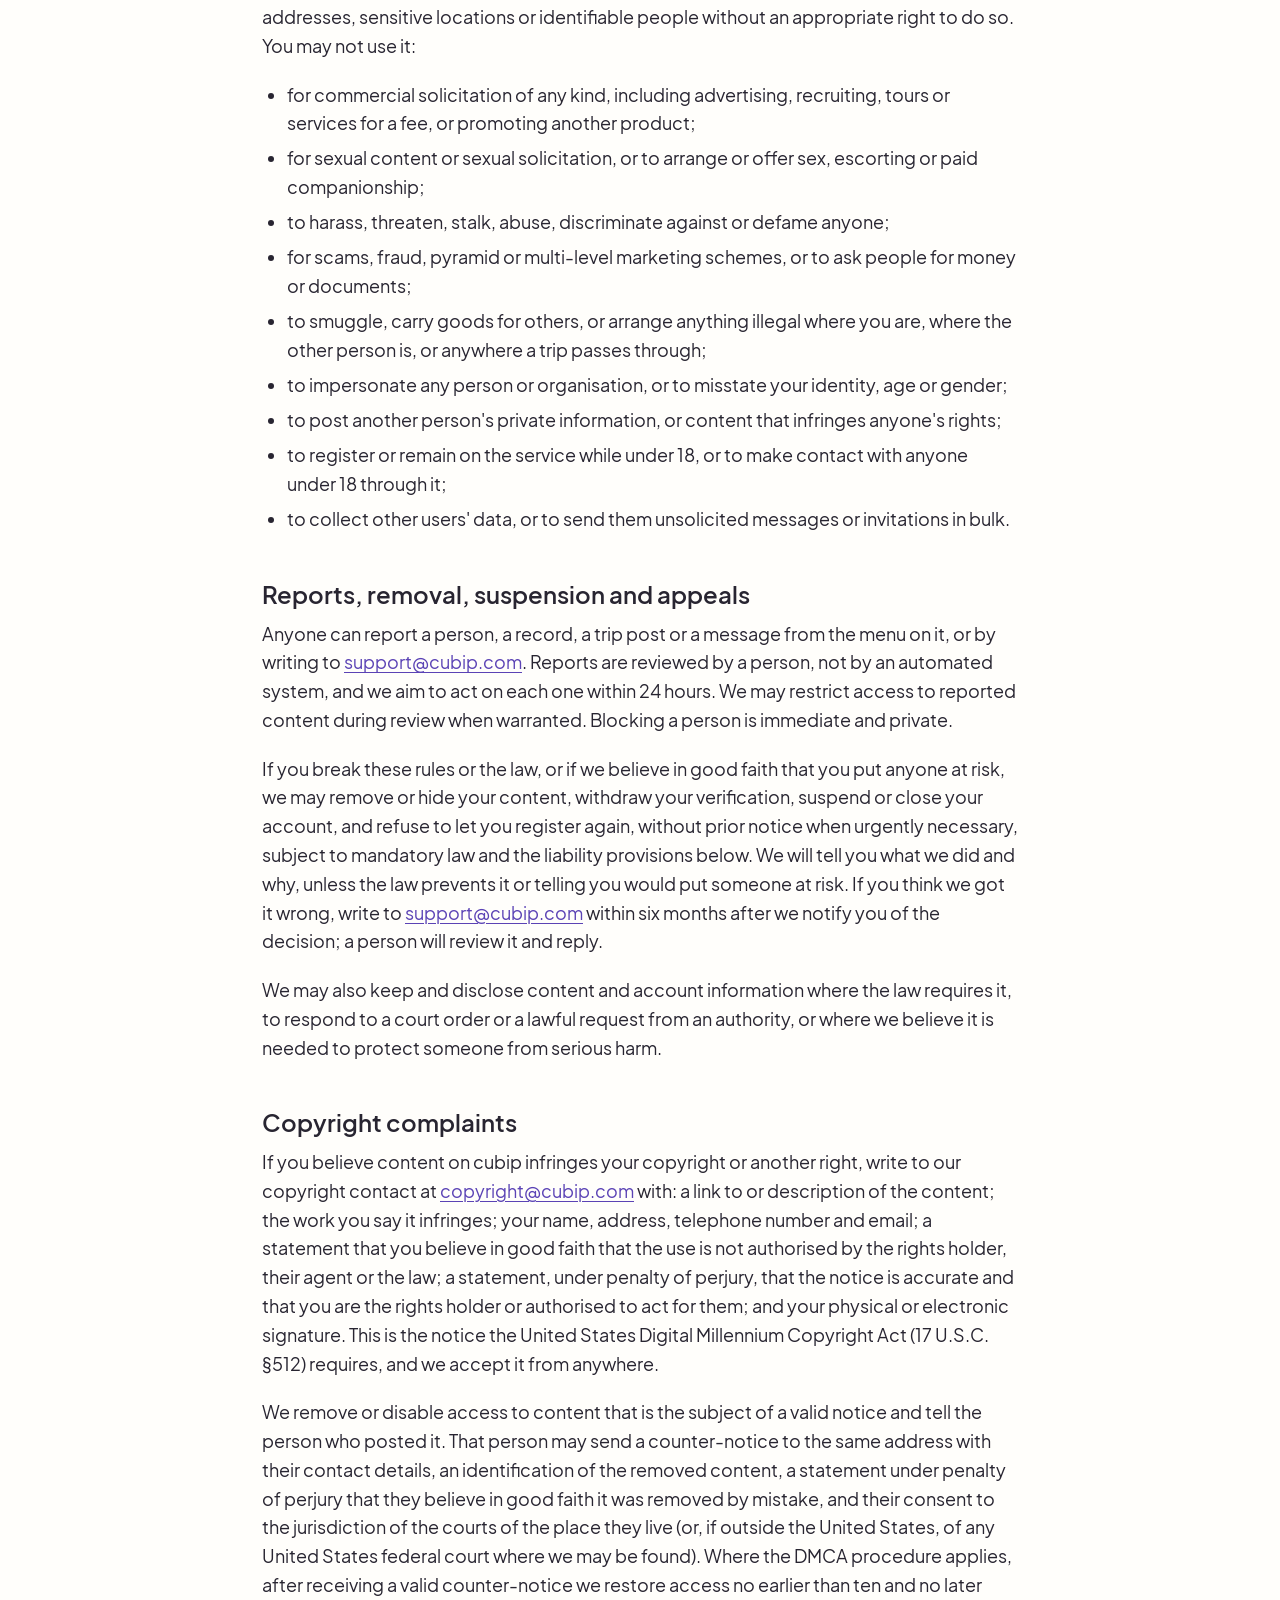
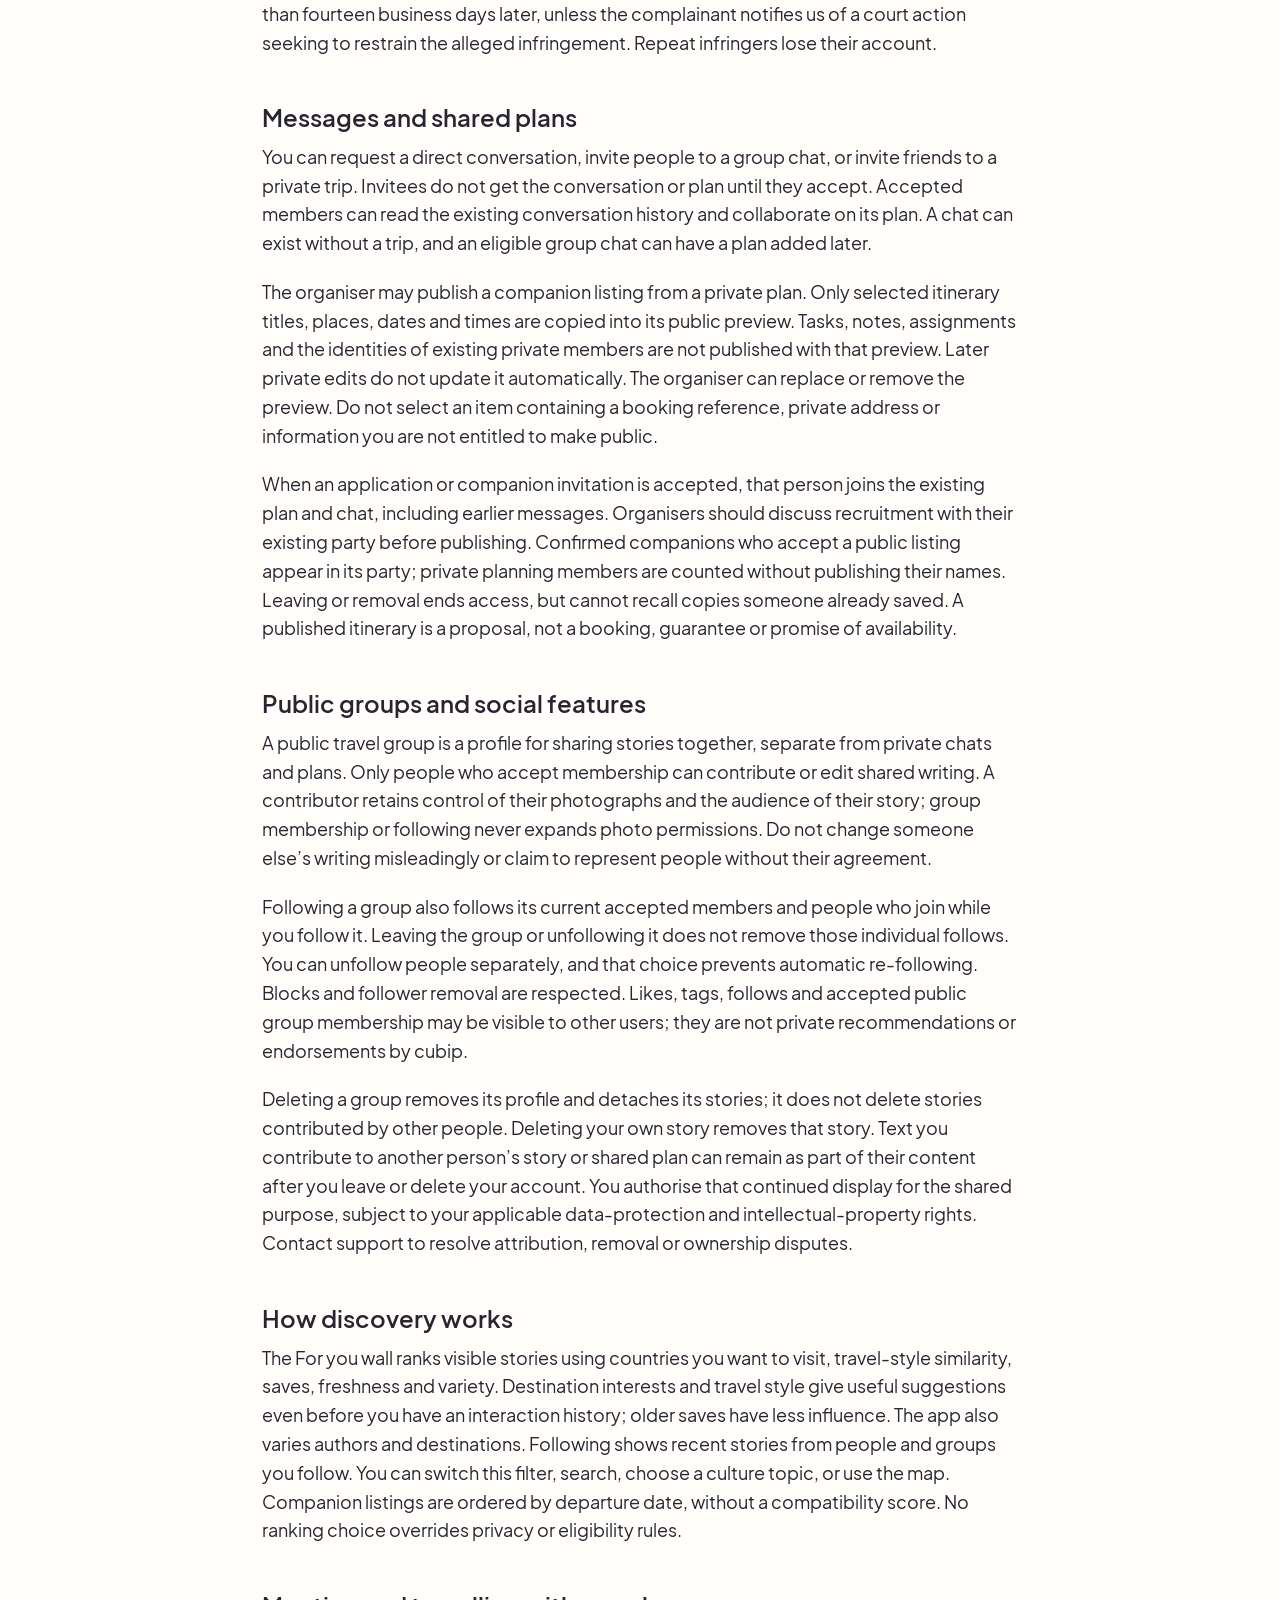
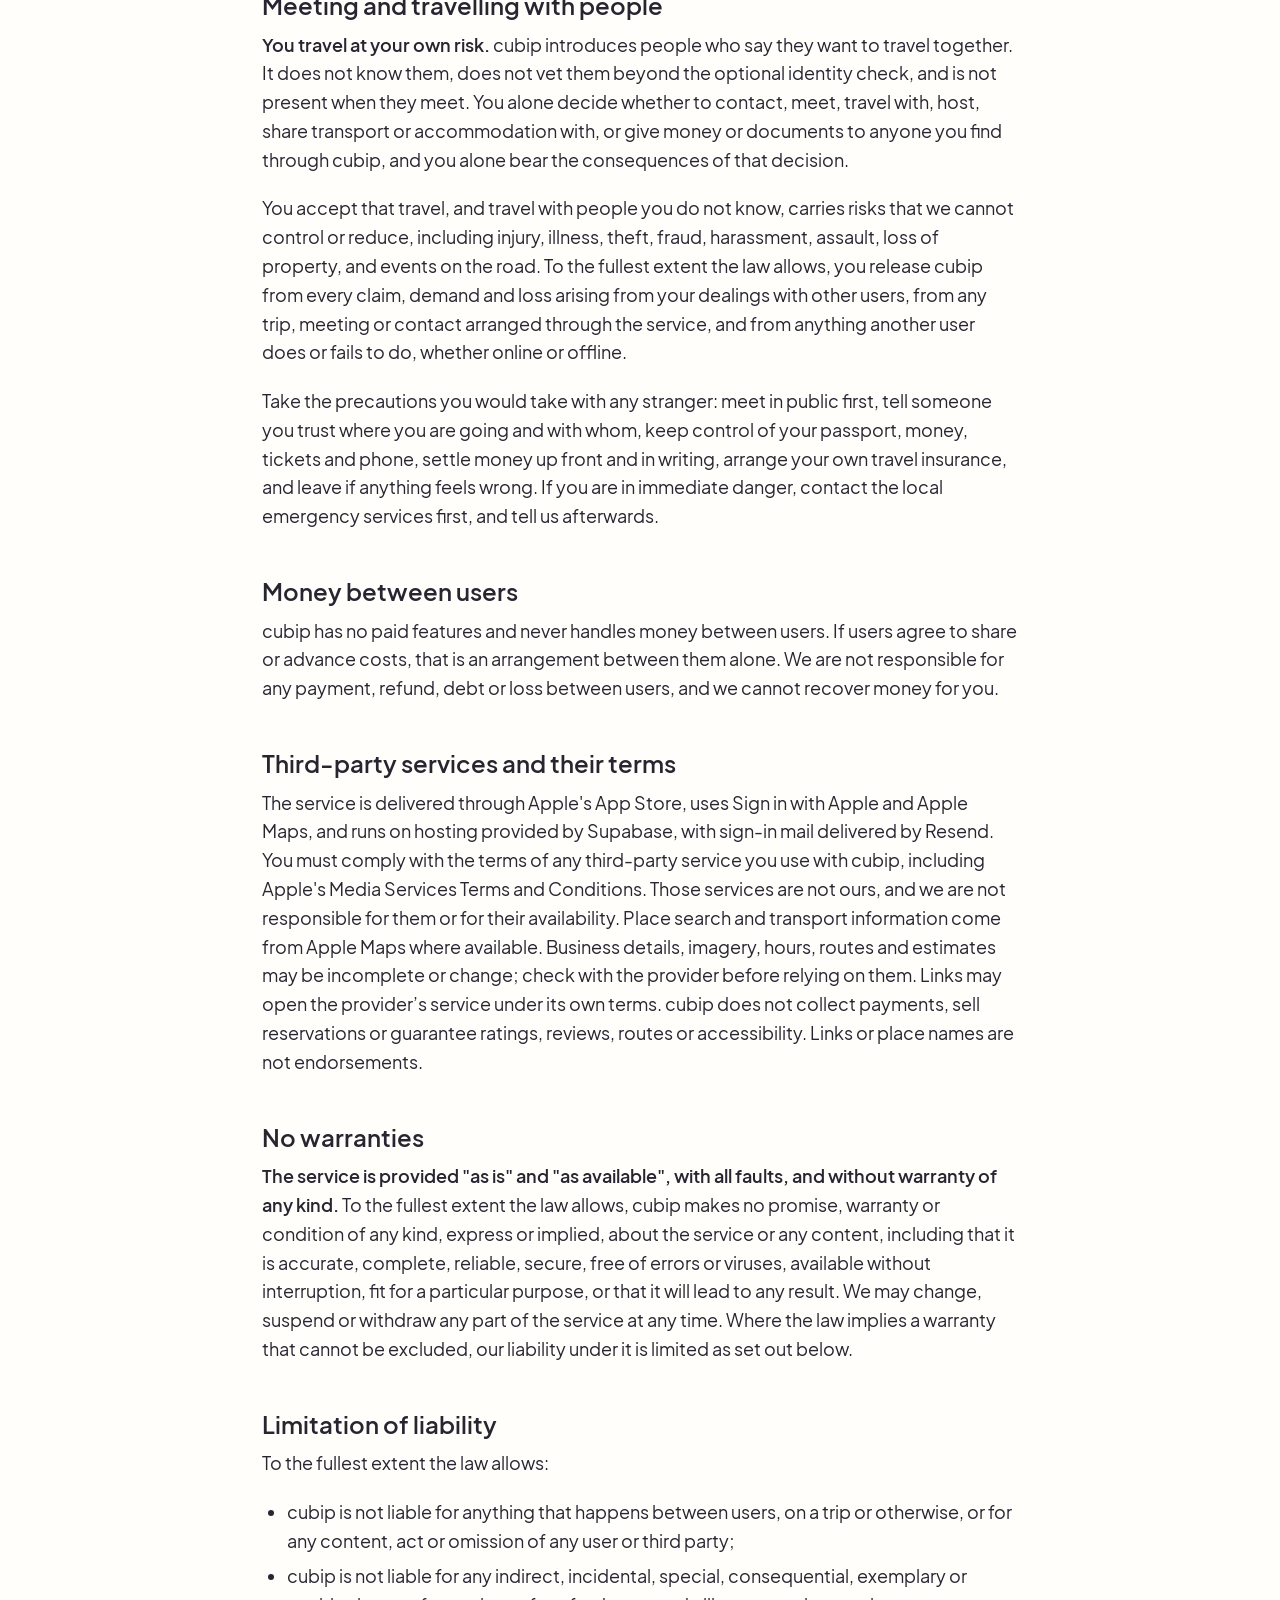
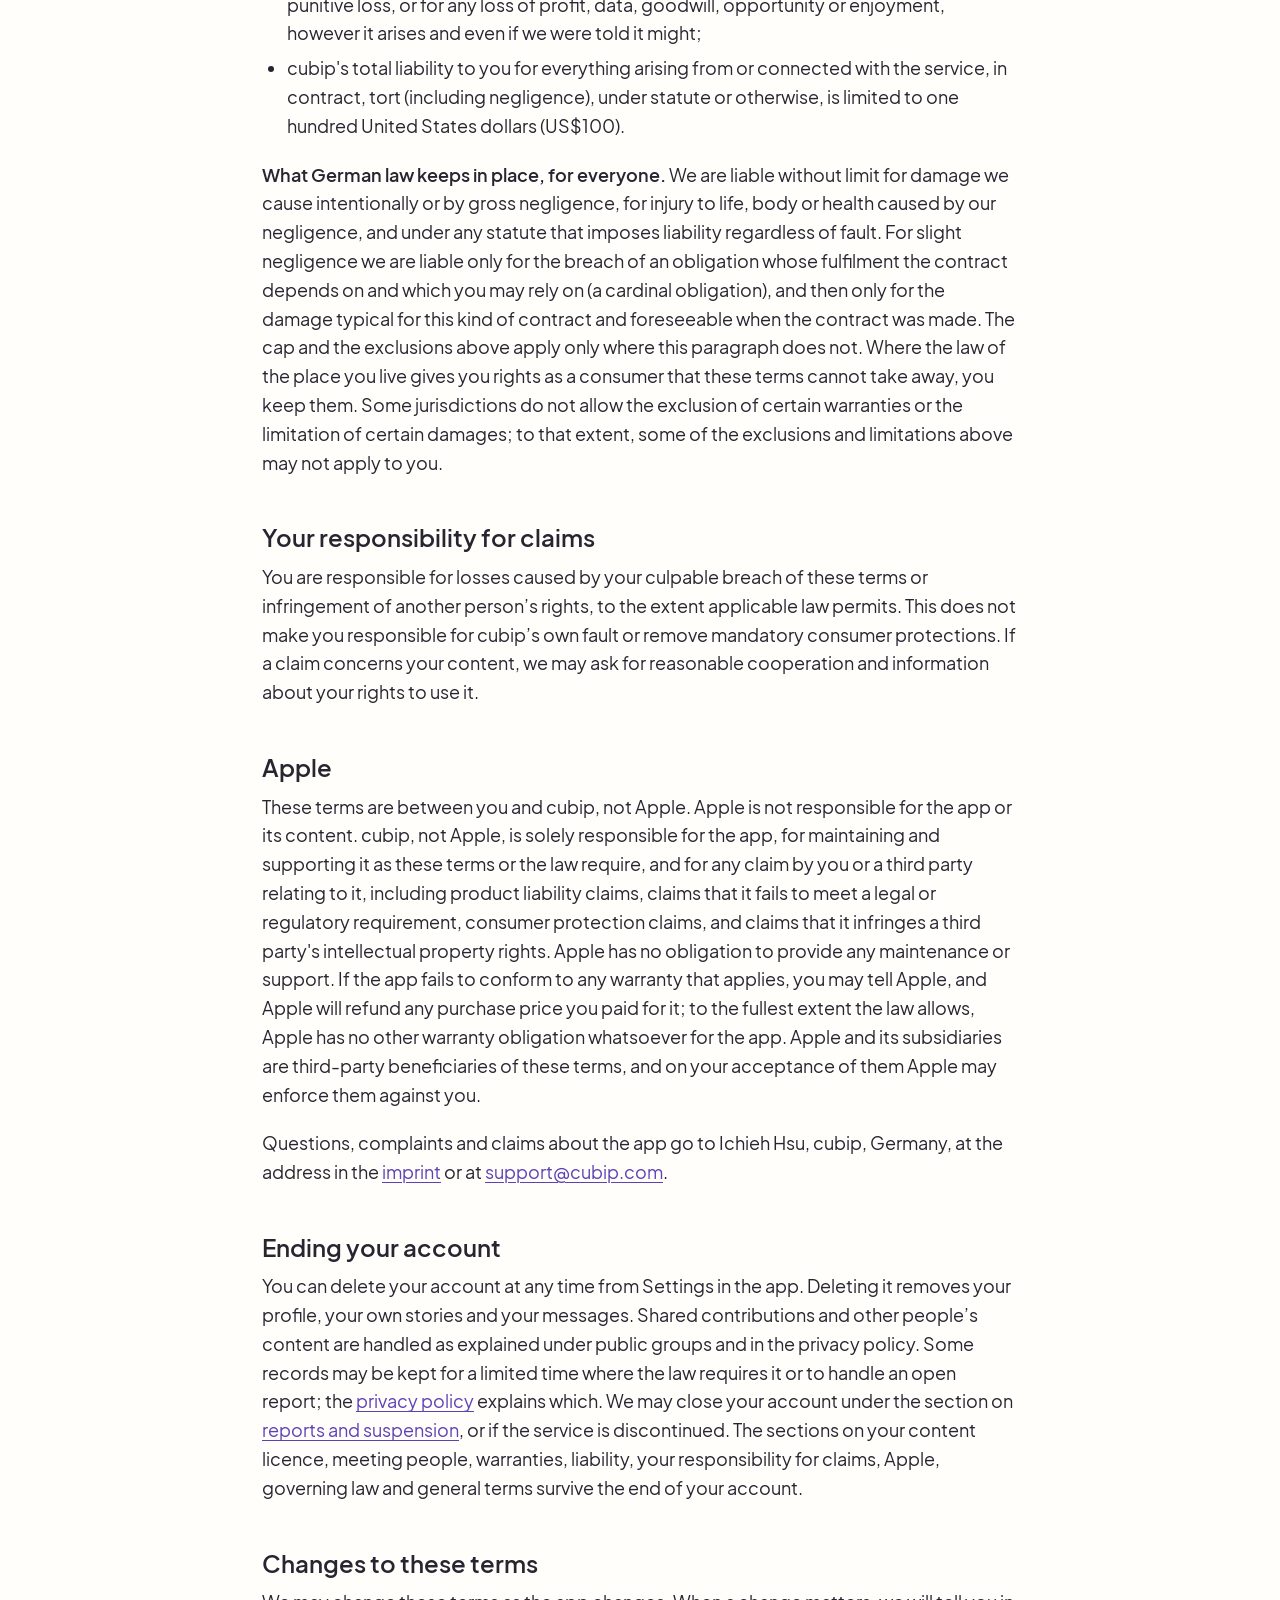
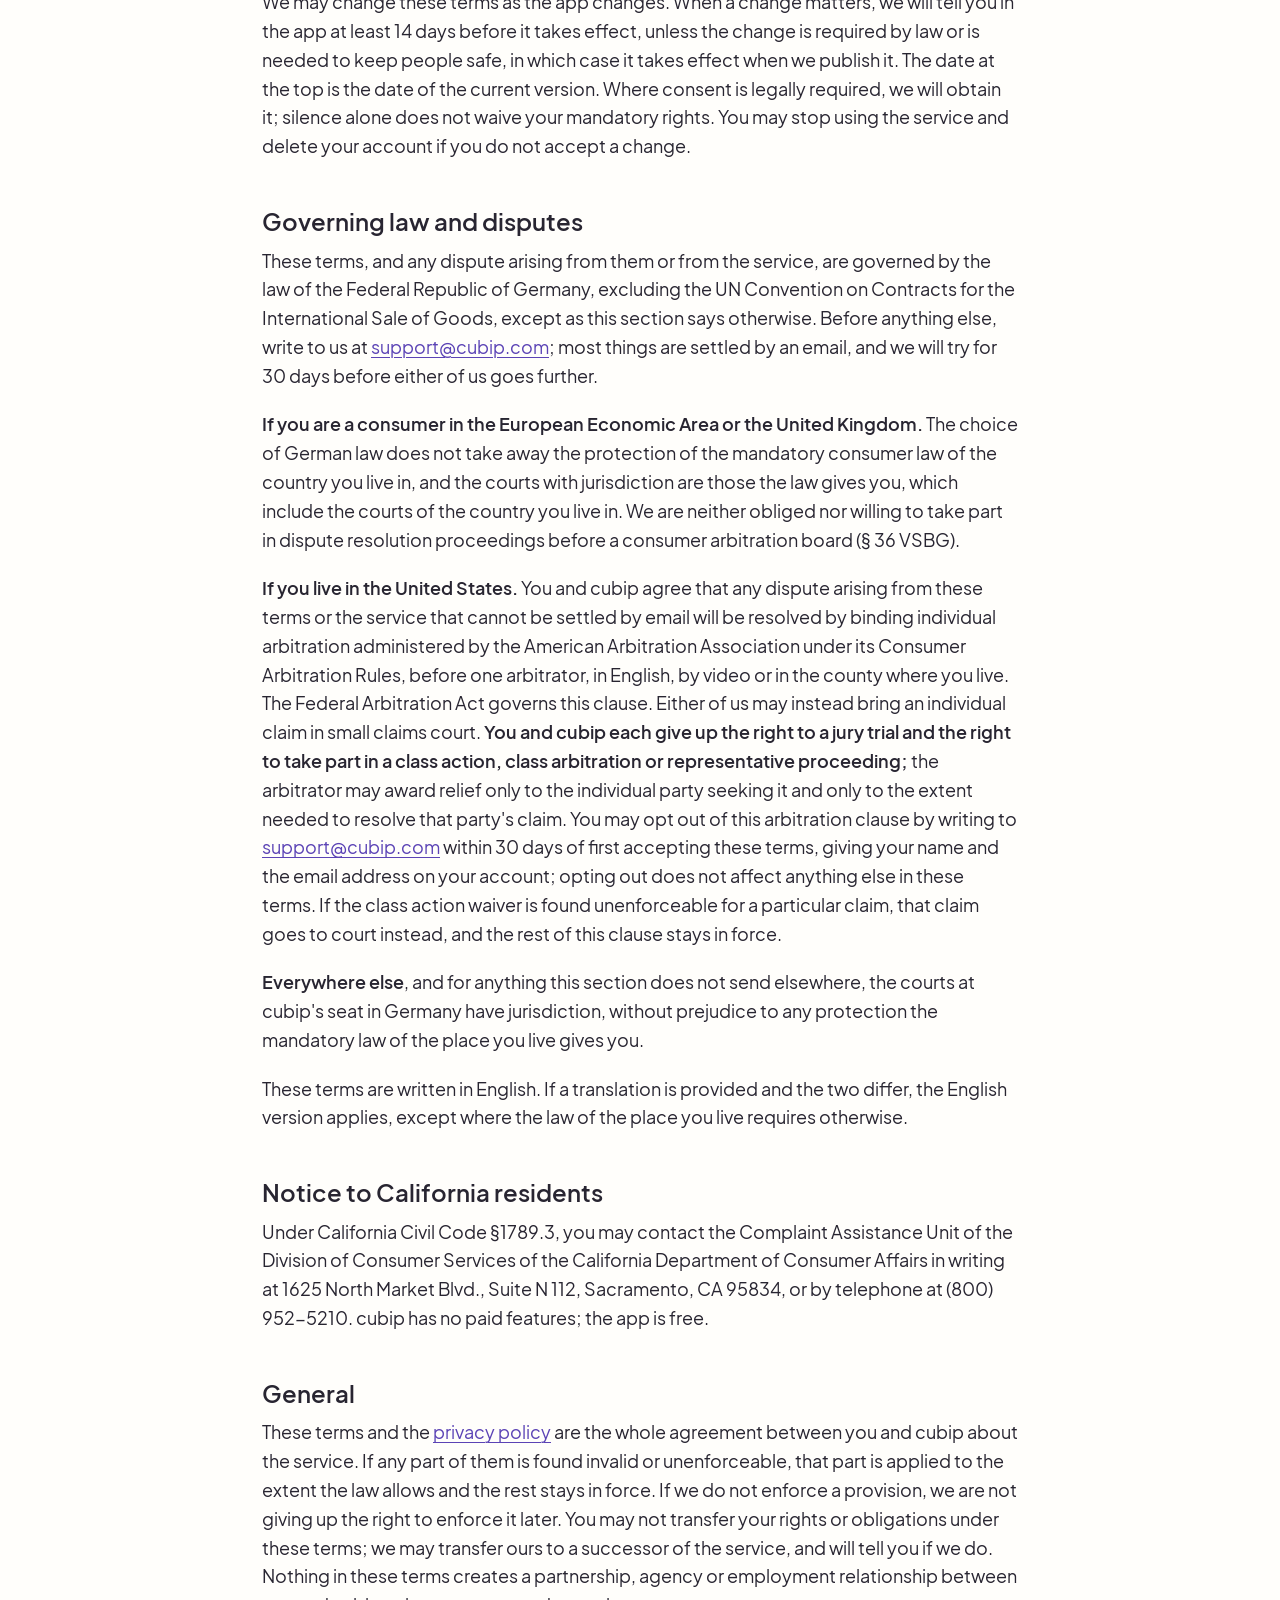
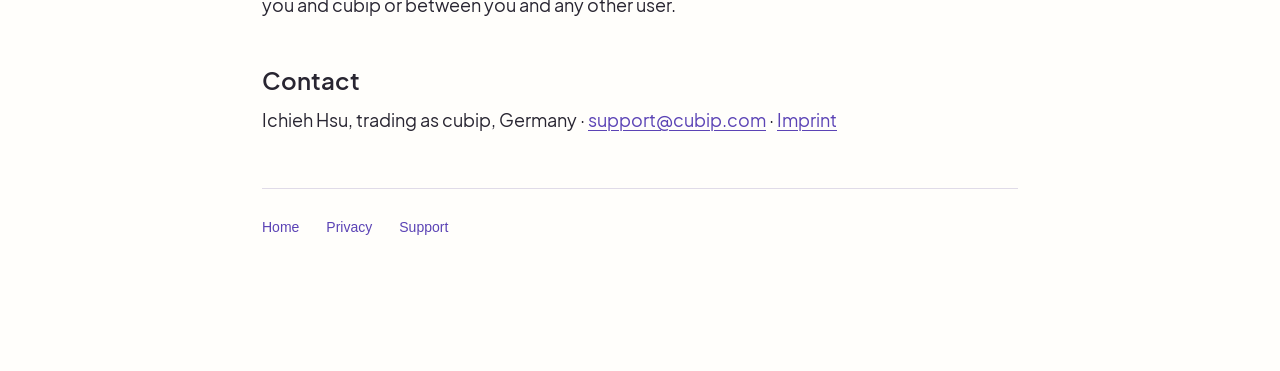
<file: terms/index.html>
<!DOCTYPE html>
<!-- Pending legal review. Written to give cubip the widest protection the law allows; not yet read by a lawyer. -->
<html lang="en">
<head>
  <meta charset="utf-8">
  <meta name="referrer" content="no-referrer">
  <meta http-equiv="Content-Security-Policy" content="default-src 'self'; script-src 'none'; object-src 'none'; base-uri 'none'; form-action 'none'">
  <meta name="viewport" content="width=device-width, initial-scale=1">
  <meta name="robots" content="noindex, nofollow">
  <title>Terms of use — cubip</title>
  <meta name="description" content="The agreement between you and cubip when you use the app.">
  <link rel="stylesheet" href="/style.css">
</head>
<body>
  <main>
    <header>
      <p class="wordmark"><a href="/">cubip</a></p>
      <h1>Terms of use</h1>
      <p class="meta">Last updated: 26 September 2026</p>
    </header>

    <p>cubip is an iPhone app for sharing travel: the trips you have taken, and the trips you want company on. It is operated from Germany by Ichieh Hsu, trading as cubip ("cubip", "we", "us"); the <a href="/imprint/">imprint</a> has the full provider details. These terms are the agreement between you and cubip, and only between you and cubip. They apply to the app, to cubip.com and to any service we offer through them (together, "the service"). By signing in you accept them. If you do not accept them, do not use the service.</p>
    <p>Please read the sections headed <a href="#platform">What cubip is</a>, <a href="#meeting">Meeting and travelling with people</a>, <a href="#warranties">No warranties</a> and <a href="#liability">Limitation of liability</a> with care. They set out what we are responsible for and what we are not.</p>

    <h2 id="who">Who may use cubip</h2>
    <p>You must be at least 18 years old and able to enter into a binding contract where you live. People under 18 may not register, and we close accounts we find belong to them. You may have one account, and it must be yours: you may not sign in for someone else, let someone else sign in as you, or create an account after we have closed one of yours.</p>
    <p>You confirm that you are not located in a country subject to a United States government embargo or designated by the United States government as supporting terrorism, and that you are not on any United States government list of prohibited or restricted parties.</p>

    <h2 id="licence">Your licence to use the app</h2>
    <p>We grant you a personal, limited, revocable, non-exclusive and non-transferable licence to install and use the cubip app on Apple-branded devices that you own or control, as permitted by the Usage Rules in Apple's Media Services Terms and Conditions, for your own non-commercial use and in accordance with these terms. We keep every right not expressly granted. The app, its design, its code and its name are ours; the content people post is theirs.</p>
    <p>You may not copy, modify, distribute, sell, lease, reverse engineer or make derivative works of the app; scrape, crawl or extract data from the service by any automated means; interfere with how the service runs; or try to reach data, accounts or systems that are not shown to you.</p>

    <h2 id="account">Your account</h2>
    <p>You sign in with Sign in with Apple, or with a six-digit code sent to your email address. There is no password. Keep your Apple ID and your email account secure, because anyone who controls them can sign in to cubip as you. Everything done through your account is treated as done by you until you tell us otherwise at <a href="mailto:support@cubip.com">support@cubip.com</a>.</p>

    <h2 id="platform">What cubip is</h2>
    <p>cubip is a platform. It helps people share travel and cultural experiences, discover places through others, form public travel groups, and plan privately with friends or accepted companions.</p>
    <ul>
      <li><strong>We do not take part in trips.</strong> We are not a travel agent, tour operator, carrier, host, guide or organiser. We provide tools for users to make their own plans; we do not sell, book, lead, insure or supervise travel. There is no hotel reservation, ticket purchase or payment service in cubip. Every trip is arranged between the people who take it, and they are responsible for it.</li>
      <li><strong>We do not vet people.</strong> We do not run background, criminal, credit or reference checks on anyone. The optional identity check described below is the only check we make, and it means only what that section says.</li>
      <li><strong>We do not vouch for anything people post.</strong> Records, photographs, trip posts, applications and messages are written by users. We do not review them before they appear, we do not check that they are accurate, lawful or safe, and we do not endorse them.</li>
      <li><strong>We are not a party to anything between users.</strong> Any agreement, payment, promise or arrangement between users is between them alone. We are not an agent, partner, employer, insurer or guarantor of any user.</li>
      <li><strong>We do not guarantee outcomes.</strong> We do not promise that anyone will see your record, accept your application, join your trip or turn up.</li>
    </ul>

    <h2 id="verification">Identity verification</h2>
    <p>You may choose to verify your identity by sending us a photograph of an identity document. A person at cubip compares it with your profile; the photograph is deleted automatically within a day of that review, and at the latest fourteen days after you send it. If nobody has reviewed it by then, the request lapses and you may send it again. A verified mark means only that a person at cubip saw a document whose name and appearance matched the profile at that time. It does not mean the person is safe, honest, solvent or suitable to travel with, and it is not a recommendation. Posting a trip requires verification. We may refuse or withdraw a mark when the document cannot be validated, the profile no longer matches, or verification was obtained through misuse. Our moderation notice and appeal provisions apply.</p>

    <h2 id="content">What you post</h2>
    <p>You own the photographs, stories, group contributions, plans, trip posts, applications and messages you put on cubip ("your content"). So that the service can work, you grant cubip a worldwide, non-exclusive, royalty-free, sublicensable licence to host, store, reproduce, adapt (for example by resizing or cropping), display and distribute your content within the service, to the people you have chosen to show it to, for as long as it is on cubip. The licence ends when you delete the content or your account, except for copies we must keep for the reasons in the <a href="/privacy/">privacy policy</a>.</p>
    <p>You are solely responsible for your content. You confirm that you have every right needed to post it; that photographs are yours or ones you are allowed to share, and that people who can be recognised in them have agreed; that it is accurate and not misleading; and that it does not break any law or these terms. We may restrict content for the grounds described under reports and moderation, subject to applicable notice, explanation and appeal rights.</p>
    <p>We are not obliged to keep, back up or return your content. Keep your own copies.</p>

    <h2 id="rules">Rules</h2>
    <p>cubip is for sharing and discovering travel and cultures, planning trips, and finding people to travel with. Respect local communities and cultural differences; do not publish private addresses, sensitive locations or identifiable people without an appropriate right to do so. You may not use it:</p>
    <ul>
      <li>for commercial solicitation of any kind, including advertising, recruiting, tours or services for a fee, or promoting another product;</li>
      <li>for sexual content or sexual solicitation, or to arrange or offer sex, escorting or paid companionship;</li>
      <li>to harass, threaten, stalk, abuse, discriminate against or defame anyone;</li>
      <li>for scams, fraud, pyramid or multi-level marketing schemes, or to ask people for money or documents;</li>
      <li>to smuggle, carry goods for others, or arrange anything illegal where you are, where the other person is, or anywhere a trip passes through;</li>
      <li>to impersonate any person or organisation, or to misstate your identity, age or gender;</li>
      <li>to post another person's private information, or content that infringes anyone's rights;</li>
      <li>to register or remain on the service while under 18, or to make contact with anyone under 18 through it;</li>
      <li>to collect other users' data, or to send them unsolicited messages or invitations in bulk.</li>
    </ul>

    <h2 id="moderation">Reports, removal, suspension and appeals</h2>
    <p>Anyone can report a person, a record, a trip post or a message from the menu on it, or by writing to <a href="mailto:support@cubip.com">support@cubip.com</a>. Reports are reviewed by a person, not by an automated system, and we aim to act on each one within 24 hours. We may restrict access to reported content during review when warranted. Blocking a person is immediate and private.</p>
    <p>If you break these rules or the law, or if we believe in good faith that you put anyone at risk, we may remove or hide your content, withdraw your verification, suspend or close your account, and refuse to let you register again, without prior notice when urgently necessary, subject to mandatory law and the liability provisions below. We will tell you what we did and why, unless the law prevents it or telling you would put someone at risk. If you think we got it wrong, write to <a href="mailto:support@cubip.com">support@cubip.com</a> within six months after we notify you of the decision; a person will review it and reply.</p>
    <p>We may also keep and disclose content and account information where the law requires it, to respond to a court order or a lawful request from an authority, or where we believe it is needed to protect someone from serious harm.</p>

    <h2 id="copyright">Copyright complaints</h2>
    <p>If you believe content on cubip infringes your copyright or another right, write to our copyright contact at <a href="mailto:copyright@cubip.com">copyright@cubip.com</a> with: a link to or description of the content; the work you say it infringes; your name, address, telephone number and email; a statement that you believe in good faith that the use is not authorised by the rights holder, their agent or the law; a statement, under penalty of perjury, that the notice is accurate and that you are the rights holder or authorised to act for them; and your physical or electronic signature. This is the notice the United States Digital Millennium Copyright Act (17 U.S.C. §512) requires, and we accept it from anywhere.</p>
    <p>We remove or disable access to content that is the subject of a valid notice and tell the person who posted it. That person may send a counter-notice to the same address with their contact details, an identification of the removed content, a statement under penalty of perjury that they believe in good faith it was removed by mistake, and their consent to the jurisdiction of the courts of the place they live (or, if outside the United States, of any United States federal court where we may be found). Where the DMCA procedure applies, after receiving a valid counter-notice we restore access no earlier than ten and no later than fourteen business days later, unless the complainant notifies us of a court action seeking to restrain the alleged infringement. Repeat infringers lose their account.</p>

    <h2 id="messaging">Messages and shared plans</h2>
    <p>You can request a direct conversation, invite people to a group chat, or invite friends to a private trip. Invitees do not get the conversation or plan until they accept. Accepted members can read the existing conversation history and collaborate on its plan. A chat can exist without a trip, and an eligible group chat can have a plan added later.</p>
    <p>The organiser may publish a companion listing from a private plan. Only selected itinerary titles, places, dates and times are copied into its public preview. Tasks, notes, assignments and the identities of existing private members are not published with that preview. Later private edits do not update it automatically. The organiser can replace or remove the preview. Do not select an item containing a booking reference, private address or information you are not entitled to make public.</p>
    <p>When an application or companion invitation is accepted, that person joins the existing plan and chat, including earlier messages. Organisers should discuss recruitment with their existing party before publishing. Confirmed companions who accept a public listing appear in its party; private planning members are counted without publishing their names. Leaving or removal ends access, but cannot recall copies someone already saved. A published itinerary is a proposal, not a booking, guarantee or promise of availability.</p>



    <h2 id="groups">Public groups and social features</h2>
    <p>A public travel group is a profile for sharing stories together, separate from private chats and plans. Only people who accept membership can contribute or edit shared writing. A contributor retains control of their photographs and the audience of their story; group membership or following never expands photo permissions. Do not change someone else’s writing misleadingly or claim to represent people without their agreement.</p>
    <p>Following a group also follows its current accepted members and people who join while you follow it. Leaving the group or unfollowing it does not remove those individual follows. You can unfollow people separately, and that choice prevents automatic re-following. Blocks and follower removal are respected. Likes, tags, follows and accepted public group membership may be visible to other users; they are not private recommendations or endorsements by cubip.</p>
    <p>Deleting a group removes its profile and detaches its stories; it does not delete stories contributed by other people. Deleting your own story removes that story. Text you contribute to another person’s story or shared plan can remain as part of their content after you leave or delete your account. You authorise that continued display for the shared purpose, subject to your applicable data-protection and intellectual-property rights. Contact support to resolve attribution, removal or ownership disputes.</p>

    <h2 id="discovery">How discovery works</h2>
    <p>The For you wall ranks visible stories using countries you want to visit, travel-style similarity, saves, freshness and variety. Destination interests and travel style give useful suggestions even before you have an interaction history; older saves have less influence. The app also varies authors and destinations. Following shows recent stories from people and groups you follow. You can switch this filter, search, choose a culture topic, or use the map. Companion listings are ordered by departure date, without a compatibility score. No ranking choice overrides privacy or eligibility rules.</p>

    <h2 id="meeting">Meeting and travelling with people</h2>
    <p><strong>You travel at your own risk.</strong> cubip introduces people who say they want to travel together. It does not know them, does not vet them beyond the optional identity check, and is not present when they meet. You alone decide whether to contact, meet, travel with, host, share transport or accommodation with, or give money or documents to anyone you find through cubip, and you alone bear the consequences of that decision.</p>
    <p>You accept that travel, and travel with people you do not know, carries risks that we cannot control or reduce, including injury, illness, theft, fraud, harassment, assault, loss of property, and events on the road. To the fullest extent the law allows, you release cubip from every claim, demand and loss arising from your dealings with other users, from any trip, meeting or contact arranged through the service, and from anything another user does or fails to do, whether online or offline.</p>
    <p>Take the precautions you would take with any stranger: meet in public first, tell someone you trust where you are going and with whom, keep control of your passport, money, tickets and phone, settle money up front and in writing, arrange your own travel insurance, and leave if anything feels wrong. If you are in immediate danger, contact the local emergency services first, and tell us afterwards.</p>

    <h2 id="money">Money between users</h2>
    <p>cubip has no paid features and never handles money between users. If users agree to share or advance costs, that is an arrangement between them alone. We are not responsible for any payment, refund, debt or loss between users, and we cannot recover money for you.</p>

    <h2 id="thirdparty">Third-party services and their terms</h2>
    <p>The service is delivered through Apple's App Store, uses Sign in with Apple and Apple Maps, and runs on hosting provided by Supabase, with sign-in mail delivered by Resend. You must comply with the terms of any third-party service you use with cubip, including Apple's Media Services Terms and Conditions. Those services are not ours, and we are not responsible for them or for their availability. Place search and transport information come from Apple Maps where available. Business details, imagery, hours, routes and estimates may be incomplete or change; check with the provider before relying on them. Links may open the provider’s service under its own terms. cubip does not collect payments, sell reservations or guarantee ratings, reviews, routes or accessibility. Links or place names are not endorsements.</p>

    <h2 id="warranties">No warranties</h2>
    <p><strong>The service is provided "as is" and "as available", with all faults, and without warranty of any kind.</strong> To the fullest extent the law allows, cubip makes no promise, warranty or condition of any kind, express or implied, about the service or any content, including that it is accurate, complete, reliable, secure, free of errors or viruses, available without interruption, fit for a particular purpose, or that it will lead to any result. We may change, suspend or withdraw any part of the service at any time. Where the law implies a warranty that cannot be excluded, our liability under it is limited as set out below.</p>

    <h2 id="liability">Limitation of liability</h2>
    <p>To the fullest extent the law allows:</p>
    <ul>
      <li>cubip is not liable for anything that happens between users, on a trip or otherwise, or for any content, act or omission of any user or third party;</li>
      <li>cubip is not liable for any indirect, incidental, special, consequential, exemplary or punitive loss, or for any loss of profit, data, goodwill, opportunity or enjoyment, however it arises and even if we were told it might;</li>
      <li>cubip's total liability to you for everything arising from or connected with the service, in contract, tort (including negligence), under statute or otherwise, is limited to one hundred United States dollars (US$100).</li>
    </ul>
    <p><strong>What German law keeps in place, for everyone.</strong> We are liable without limit for damage we cause intentionally or by gross negligence, for injury to life, body or health caused by our negligence, and under any statute that imposes liability regardless of fault. For slight negligence we are liable only for the breach of an obligation whose fulfilment the contract depends on and which you may rely on (a cardinal obligation), and then only for the damage typical for this kind of contract and foreseeable when the contract was made. The cap and the exclusions above apply only where this paragraph does not. Where the law of the place you live gives you rights as a consumer that these terms cannot take away, you keep them. Some jurisdictions do not allow the exclusion of certain warranties or the limitation of certain damages; to that extent, some of the exclusions and limitations above may not apply to you.</p>

    <h2 id="indemnity">Your responsibility for claims</h2>
    <p>You are responsible for losses caused by your culpable breach of these terms or infringement of another person’s rights, to the extent applicable law permits. This does not make you responsible for cubip’s own fault or remove mandatory consumer protections. If a claim concerns your content, we may ask for reasonable cooperation and information about your rights to use it.</p>



    <h2 id="apple">Apple</h2>
    <p>These terms are between you and cubip, not Apple. Apple is not responsible for the app or its content. cubip, not Apple, is solely responsible for the app, for maintaining and supporting it as these terms or the law require, and for any claim by you or a third party relating to it, including product liability claims, claims that it fails to meet a legal or regulatory requirement, consumer protection claims, and claims that it infringes a third party's intellectual property rights. Apple has no obligation to provide any maintenance or support. If the app fails to conform to any warranty that applies, you may tell Apple, and Apple will refund any purchase price you paid for it; to the fullest extent the law allows, Apple has no other warranty obligation whatsoever for the app. Apple and its subsidiaries are third-party beneficiaries of these terms, and on your acceptance of them Apple may enforce them against you.</p>
    <p>Questions, complaints and claims about the app go to Ichieh Hsu, cubip, Germany, at the address in the <a href="/imprint/">imprint</a> or at <a href="mailto:support@cubip.com">support@cubip.com</a>.</p>

    <h2 id="ending">Ending your account</h2>
    <p>You can delete your account at any time from Settings in the app. Deleting it removes your profile, your own stories and your messages. Shared contributions and other people’s content are handled as explained under public groups and in the privacy policy. Some records may be kept for a limited time where the law requires it or to handle an open report; the <a href="/privacy/">privacy policy</a> explains which. We may close your account under the section on <a href="#moderation">reports and suspension</a>, or if the service is discontinued. The sections on your content licence, meeting people, warranties, liability, your responsibility for claims, Apple, governing law and general terms survive the end of your account.</p>

    <h2 id="changes">Changes to these terms</h2>
    <p>We may change these terms as the app changes. When a change matters, we will tell you in the app at least 14 days before it takes effect, unless the change is required by law or is needed to keep people safe, in which case it takes effect when we publish it. The date at the top is the date of the current version. Where consent is legally required, we will obtain it; silence alone does not waive your mandatory rights. You may stop using the service and delete your account if you do not accept a change.</p>

    <h2 id="law">Governing law and disputes</h2>
    <p>These terms, and any dispute arising from them or from the service, are governed by the law of the Federal Republic of Germany, excluding the UN Convention on Contracts for the International Sale of Goods, except as this section says otherwise. Before anything else, write to us at <a href="mailto:support@cubip.com">support@cubip.com</a>; most things are settled by an email, and we will try for 30 days before either of us goes further.</p>
    <p><strong>If you are a consumer in the European Economic Area or the United Kingdom.</strong> The choice of German law does not take away the protection of the mandatory consumer law of the country you live in, and the courts with jurisdiction are those the law gives you, which include the courts of the country you live in. We are neither obliged nor willing to take part in dispute resolution proceedings before a consumer arbitration board (§ 36 VSBG).</p>
    <p><strong>If you live in the United States.</strong> You and cubip agree that any dispute arising from these terms or the service that cannot be settled by email will be resolved by binding individual arbitration administered by the American Arbitration Association under its Consumer Arbitration Rules, before one arbitrator, in English, by video or in the county where you live. The Federal Arbitration Act governs this clause. Either of us may instead bring an individual claim in small claims court. <strong>You and cubip each give up the right to a jury trial and the right to take part in a class action, class arbitration or representative proceeding;</strong> the arbitrator may award relief only to the individual party seeking it and only to the extent needed to resolve that party's claim. You may opt out of this arbitration clause by writing to <a href="mailto:support@cubip.com">support@cubip.com</a> within 30 days of first accepting these terms, giving your name and the email address on your account; opting out does not affect anything else in these terms. If the class action waiver is found unenforceable for a particular claim, that claim goes to court instead, and the rest of this clause stays in force.</p>
    <p><strong>Everywhere else</strong>, and for anything this section does not send elsewhere, the courts at cubip's seat in Germany have jurisdiction, without prejudice to any protection the mandatory law of the place you live gives you.</p>
    <p>These terms are written in English. If a translation is provided and the two differ, the English version applies, except where the law of the place you live requires otherwise.</p>

<h2 id="california">Notice to California residents</h2>
    <p>Under California Civil Code §1789.3, you may contact the Complaint Assistance Unit of the Division of Consumer Services of the California Department of Consumer Affairs in writing at 1625 North Market Blvd., Suite N 112, Sacramento, CA 95834, or by telephone at (800) 952-5210. cubip has no paid features; the app is free.</p>

<h2 id="general">General</h2>
    <p>These terms and the <a href="/privacy/">privacy policy</a> are the whole agreement between you and cubip about the service. If any part of them is found invalid or unenforceable, that part is applied to the extent the law allows and the rest stays in force. If we do not enforce a provision, we are not giving up the right to enforce it later. You may not transfer your rights or obligations under these terms; we may transfer ours to a successor of the service, and will tell you if we do. Nothing in these terms creates a partnership, agency or employment relationship between you and cubip or between you and any other user.</p>

    <h2 id="contact">Contact</h2>
    <p>Ichieh Hsu, trading as cubip, Germany · <a href="mailto:support@cubip.com">support@cubip.com</a> · <a href="/imprint/">Imprint</a></p>

    <hr>
    <footer>
      <ul class="links">
        <li><a href="/">Home</a></li>
        <li><a href="/privacy/">Privacy</a></li>
        <li><a href="/support/">Support</a></li>
      </ul>
    </footer>
  </main>
</body>
</html>
</file>
<file: style.css>
@font-face { font-family: "Plus Jakarta Sans"; src: url("/fonts/PlusJakartaSans-Regular.ttf") format("truetype"); font-weight: 400; font-style: normal; font-display: swap; }
@font-face { font-family: "Plus Jakarta Sans"; src: url("/fonts/PlusJakartaSans-SemiBold.ttf") format("truetype"); font-weight: 600; font-style: normal; font-display: swap; }
@font-face { font-family: "Plus Jakarta Sans"; src: url("/fonts/PlusJakartaSans-Bold.ttf") format("truetype"); font-weight: 700; font-style: normal; font-display: swap; }

/* cubip — the website's one stylesheet.
   The same rules as the app: white paper, ink for text, one accent for links,
   bundled Plus Jakarta Sans for readable, consistent type. */

:root {
  --ink: #282531;
  --muted: #6B6674;
  --faint: #746D7D;
  --raised: #F5F3F8;
  --accent: #5B43B5;
  --rule: #E0DBE8;
  --reading: "Plus Jakarta Sans", "PingFang TC", system-ui, sans-serif;
  --sans: -apple-system, BlinkMacSystemFont, "Helvetica Neue", Arial, sans-serif;
}

* {
  box-sizing: border-box;
}

html {
  background: #FFFEFB;
  color: var(--ink);
  font-family: var(--reading);
  font-size: 18px;
  line-height: 1.6;
  -webkit-text-size-adjust: 100%;
  text-rendering: optimizeLegibility;
}

body {
  margin: 0;
  min-height: 100vh;
  min-height: 100dvh;
  padding: 0 16px;
}

main {
  max-width: 42rem;
  margin: 0 auto;
  padding: 3rem 0 4rem;
}

/* The wordmark is the app's name: lowercase, Plus Jakarta Sans Bold, never anything else. */
.wordmark {
  font-family: var(--reading);
  font-weight: 700;
  font-size: 2rem;
  letter-spacing: -0.01em;
  line-height: 1;
  margin: 0;
}

.wordmark a {
  color: var(--ink);
  text-decoration: none;
}

h1 {
  font-family: var(--reading);
  font-weight: 700;
  font-size: 2rem;
  line-height: 1.2;
  letter-spacing: -0.01em;
  margin: 1.5rem 0 0.5rem;
}

h2 {
  font-family: var(--reading);
  font-weight: 600;
  font-size: 1.35rem;
  line-height: 1.3;
  margin: 2.5rem 0 0.5rem;
}

p, ul, ol {
  margin: 0 0 1.1rem;
}

ul, ol {
  padding-left: 1.4rem;
}

li {
  margin-bottom: 0.35rem;
}

a {
  color: var(--accent);
  text-decoration: underline;
  text-decoration-thickness: 1px;
  text-underline-offset: 0.15em;
}

a:hover {
  text-decoration-thickness: 2px;
}

strong {
  font-weight: 600;
}

/* Metadata — the page's date, the footer line — is set the way MetaText is
   in the app: small, readable, in sentence case. */
.meta {
  font-family: var(--sans);
  font-size: 12px;
  letter-spacing: normal;
  text-transform: none;
  color: var(--muted);
  margin: 0 0 2rem;
}

.muted {
  color: var(--muted);
}

hr {
  border: 0;
  border-top: 1px solid var(--rule);
  margin: 3rem 0 1.5rem;
}

/* Page footer: links to the other pages, in the sans like a control row. */
footer {
  max-width: 42rem;
  margin: 0 auto;
  padding: 0 0 3rem;
}

.links {
  font-family: var(--sans);
  font-size: 14px;
  display: flex;
  flex-wrap: wrap;
  gap: 0.25rem 1.5rem;
  list-style: none;
  padding: 0;
  margin: 0;
}

.links a {
  text-decoration: none;
}

.links a:hover {
  text-decoration: underline;
}

/* Landing page: one screen. The words on the left, three screenshots as
   prints on the right, the legal links in the footer. Nothing else. */
.landing {
  display: grid;
  grid-template-columns: minmax(0, 1fr);
  gap: 2.5rem;
  align-items: center;
  max-width: 68rem;
  margin: 0 auto;
  padding: 2.5rem 16px 2rem;
}

.landing .wordmark {
  font-size: 2.5rem;
}

.landing .lede {
  font-family: var(--reading);
  font-weight: 600;
  font-size: 1.9rem;
  line-height: 1.2;
  letter-spacing: -0.01em;
  margin: 2rem 0 1rem;
  max-width: 22ch;
}

.landing .note {
  color: var(--muted);
  font-size: 1.1rem;
  line-height: 1.5;
  max-width: 34rem;
  margin: 0 0 1.75rem;
}

/* The one control on the page. Once the App Store link exists it is an
   <a class="store"> here; until then the pill says so. */
.store-line {
  font-family: var(--sans);
  font-size: 14px;
  margin: 0;
  display: flex;
  align-items: center;
  gap: 0.75rem;
  flex-wrap: wrap;
}

.landing-phones {
  display: flex;
  gap: 1rem;
  justify-content: center;
  align-items: flex-start;
}

.landing-phones .phone {
  max-width: 200px;
}

.landing-phones .phone:nth-child(2) {
  margin-top: 2.5rem;
}

.landing-phones .phone:nth-child(3) {
  display: none;
}

@media (max-width: 480px) {
  html {
    font-size: 17px;
  }

  h1 {
    font-size: 1.75rem;
  }

  .landing .lede {
    font-size: 1.5rem;
  }

  .landing-phones .phone {
    max-width: 150px;
  }
}

@media (min-width: 720px) {
  main {
    padding-top: 4rem;
  }
}

.home { padding: 0; }
.pill { display: inline-block; padding: .45rem .9rem; border: 1px solid var(--rule); border-radius: 999px; color: var(--ink); font-weight: 600; }
.phone { margin: 0; width: 100%; min-width: 0; }
.phone img { display: block; width: 100%; height: auto; border-radius: 24px; border: 1px solid var(--rule); }
.site-footer { max-width: 68rem; margin: 0 auto; padding: 2rem 16px 3rem; border-top: 1px solid var(--rule); }
.site-footer .meta { margin: 1.5rem 0 0; }
@media (min-width: 720px) {
  .landing { grid-template-columns: minmax(0, 1.1fr) minmax(0, 1fr); min-height: calc(100dvh - 8rem); padding-top: 3rem; padding-bottom: 3rem; }
  .landing .lede { font-size: 2.4rem; }
  .landing-phones .phone:nth-child(3) { display: block; }
}

:focus-visible { outline: 3px solid var(--accent); outline-offset: 5px; border-radius: 4px; }
.wordmark a { display: inline-flex; align-items: center; gap: 0.55rem; }
.wordmark a::before { content: ""; width: 1.7em; height: 1.7em; background: url("/images/cubip-symbol.png") center / contain no-repeat; }

.lede { font-weight: 600; }
</file>
